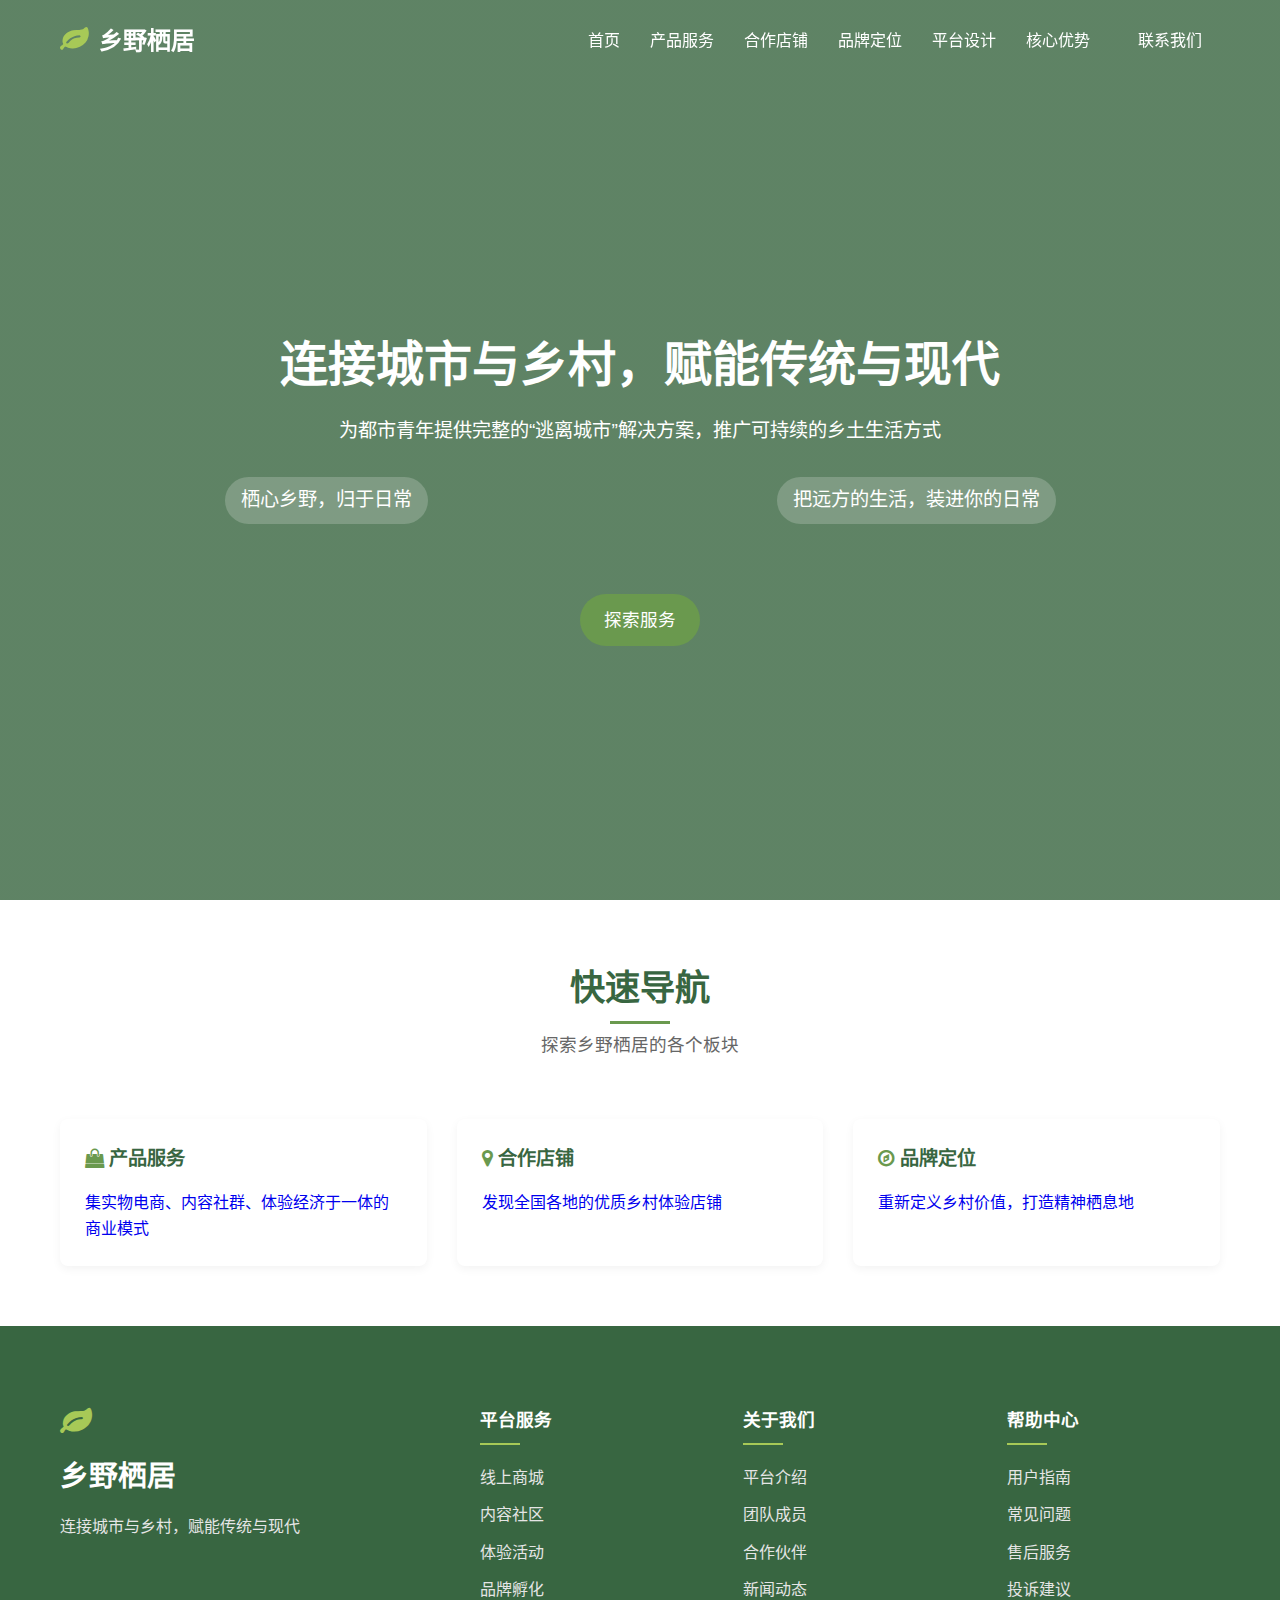
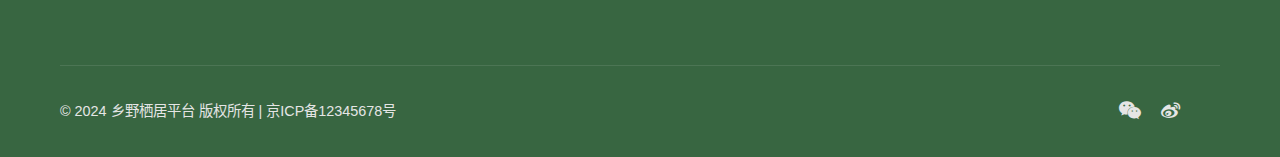
<file: index.html>
<!DOCTYPE html>
<html lang="zh-CN">
<head>
    <meta charset="UTF-8">
    <meta name="viewport" content="width=device-width, initial-scale=1.0">
    <title>乡野栖居 - 连接城市与乡村的生活平台</title>
    <link rel="stylesheet" href="style.css">
    <link rel="stylesheet" href="https://cdn.jsdelivr.net/npm/font-awesome@4.7.0/css/font-awesome.min.css">
</head>
<body>
    <!-- 导航栏 -->
    <div id="navbar-container"></div>

    <!-- 英雄区 -->
    <section class="hero">
        <div class="container">
            <h1>连接城市与乡村，赋能传统与现代</h1>
            <p>为都市青年提供完整的“逃离城市”解决方案，推广可持续的乡土生活方式</p>
            <div class="slogan-group">
                <p class="slogan">栖心乡野，归于日常</p>
                <p class="slogan">把远方的生活，装进你的日常</p>
            </div>
            <a href="product.html" class="btn primary-btn">探索服务</a>
        </div>
    </section>

    <!-- 快速链接 -->
    <section class="product-service" style="padding: 60px 0;">
        <div class="container">
            <div class="section-header">
                <h2>快速导航</h2>
                <p>探索乡野栖居的各个板块</p>
            </div>
            <div class="product-grid">
                <a href="product.html" class="product-item" style="text-decoration: none;">
                    <h4><i class="fa fa-shopping-bag" style="color: #6a994e;"></i> 产品服务</h4>
                    <p>集实物电商、内容社群、体验经济于一体的商业模式</p>
                </a>
                <a href="stores.html" class="product-item" style="text-decoration: none;">
                    <h4><i class="fa fa-map-marker" style="color: #6a994e;"></i> 合作店铺</h4>
                    <p>发现全国各地的优质乡村体验店铺</p>
                </a>
                <a href="positioning.html" class="product-item" style="text-decoration: none;">
                    <h4><i class="fa fa-compass" style="color: #6a994e;"></i> 品牌定位</h4>
                    <p>重新定义乡村价值，打造精神栖息地</p>
                </a>
            </div>
        </div>
    </section>

    <!-- 页脚 -->
    <div id="footer-container"></div>

    <!-- 返回顶部按钮 -->
    <button class="back-to-top">
        <i class="fa fa-arrow-up"></i>
    </button>

    <!-- JavaScript -->
    <script>
        // 加载导航栏和页脚
        document.addEventListener('DOMContentLoaded', function() {
            fetch('navbar.html')
                .then(response => response.text())
                .then(data => {
                    document.getElementById('navbar-container').innerHTML = data;
                    initNavbar();
                });
                
            fetch('footer.html')
                .then(response => response.text())
                .then(data => {
                    document.getElementById('footer-container').innerHTML = data;
                });
        });

        // 导航栏功能初始化
        function initNavbar() {
            // 导航栏滚动效果
            window.addEventListener('scroll', function() {
                const navbar = document.querySelector('.navbar');
                const backToTop = document.querySelector('.back-to-top');
                
                if (window.scrollY > 50) {
                    navbar.classList.add('scrolled');
                    backToTop.classList.add('show');
                } else {
                    navbar.classList.remove('scrolled');
                    backToTop.classList.remove('show');
                }
            });

            // 返回顶部功能
            document.querySelector('.back-to-top').addEventListener('click', function() {
                window.scrollTo({
                    top: 0,
                    behavior: 'smooth'
                });
            });

            // 导航菜单点击跳转
            document.querySelectorAll('.nav-menu a').forEach(link => {
                link.addEventListener('click', function(e) {
                    // 对于锚点链接不阻止默认行为
                    if(this.getAttribute('href').startsWith('#')) return;
                    
                    // 为当前页面添加活跃状态
                    document.querySelectorAll('.nav-menu a').forEach(item => {
                        const currentPage = window.location.pathname.split('/').pop();
                        const linkPage = item.getAttribute('href');
                        
                        if (currentPage === linkPage) {
                            item.classList.add('active');
                        } else {
                            item.classList.remove('active');
                        }
                    });
                });
            });

            // 移动端菜单切换
            document.querySelector('.mobile-menu').addEventListener('click', function() {
                const navMenu = document.querySelector('.nav-menu');
                navMenu.classList.toggle('show');
            });
        }
    </script>
</body>
</html>
</file>
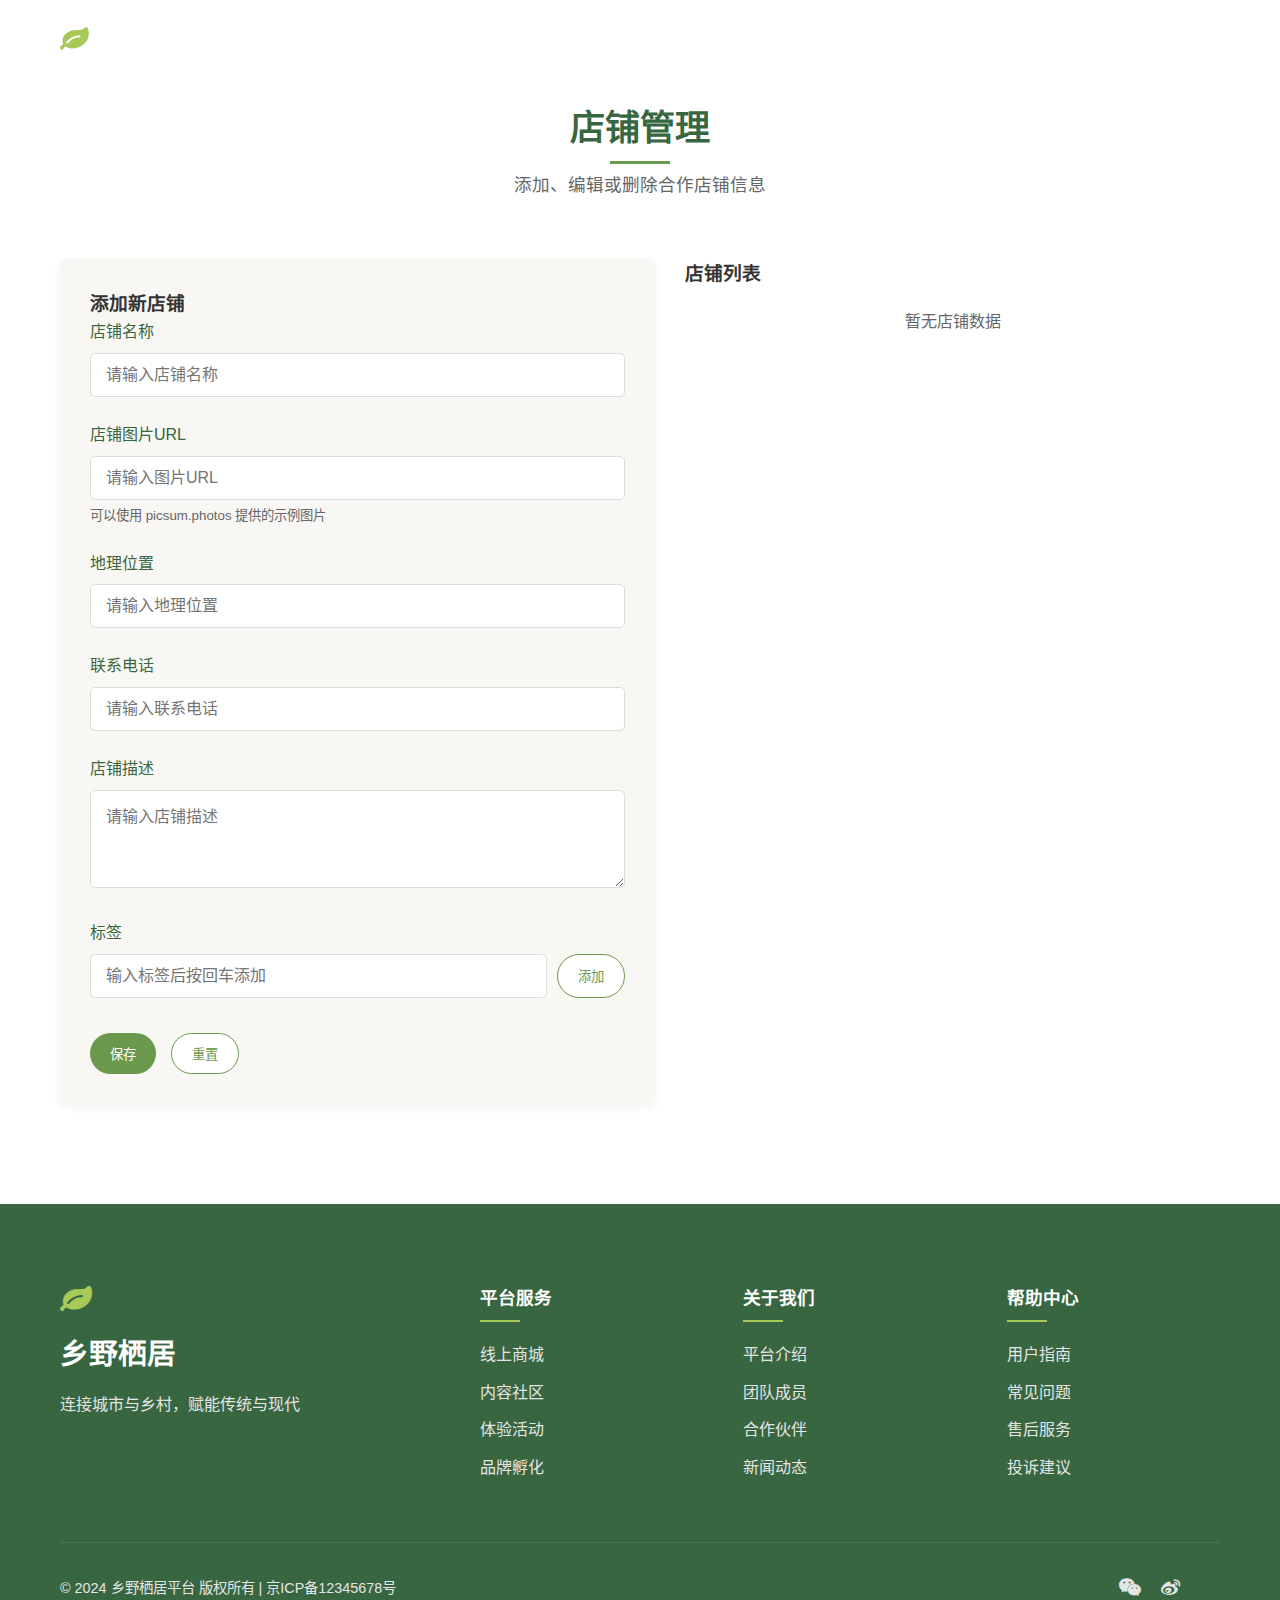
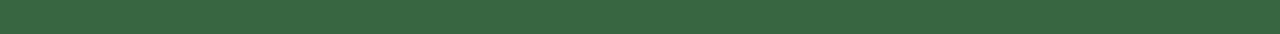
<file: admin.html>
<!DOCTYPE html>
<html lang="zh-CN">
<head>
    <meta charset="UTF-8">
    <meta name="viewport" content="width=device-width, initial-scale=1.0">
    <title>店铺管理 - 乡野栖居</title>
    <link rel="stylesheet" href="style.css">
    <link rel="stylesheet" href="https://cdn.jsdelivr.net/npm/font-awesome@4.7.0/css/font-awesome.min.css">
    <style>
        .admin-container {
            display: flex;
            flex-wrap: wrap;
            gap: 30px;
        }
        
        .admin-form {
            flex: 1;
            min-width: 300px;
            background-color: #f9f7f3;
            padding: 30px;
            border-radius: 8px;
            box-shadow: 0 3px 10px rgba(0, 0, 0, 0.05);
        }
        
        .admin-list {
            flex: 1;
            min-width: 300px;
        }
        
        .form-actions {
            display: flex;
            gap: 15px;
            margin-top: 20px;
        }
        
        .store-item {
            display: flex;
            justify-content: space-between;
            align-items: center;
            padding: 15px;
            background-color: #fff;
            border-radius: 8px;
            margin-bottom: 15px;
            box-shadow: 0 3px 10px rgba(0, 0, 0, 0.05);
        }
        
        .store-item-info {
            flex: 1;
        }
        
        .store-item-name {
            font-weight: 500;
            color: #386641;
        }
        
        .store-item-location {
            font-size: 0.9rem;
            color: #666;
        }
        
        .store-item-actions {
            display: flex;
            gap: 10px;
        }
        
        .action-btn {
            background: none;
            border: none;
            cursor: pointer;
            font-size: 1rem;
            transition: color 0.3s ease;
        }
        
        .edit-btn {
            color: #3498db;
        }
        
        .delete-btn {
            color: #e74c3c;
        }
        
        .edit-btn:hover, .delete-btn:hover {
            opacity: 0.8;
        }
        
        .tag-input-group {
            display: flex;
            gap: 10px;
            margin-bottom: 10px;
        }
        
        .tag-input {
            flex: 1;
        }
        
        .added-tags {
            display: flex;
            flex-wrap: wrap;
            gap: 8px;
            margin: 10px 0 20px;
        }
        
        .added-tag {
            background-color: #f0f7e8;
            color: #6a994e;
            padding: 3px 10px;
            border-radius: 12px;
            font-size: 0.8rem;
            display: flex;
            align-items: center;
            gap: 5px;
        }
        
        .remove-tag {
            cursor: pointer;
            font-size: 0.7rem;
        }
    </style>
</head>
<body>
    <!-- 导航栏 -->
    <div id="navbar-container"></div>

    <!-- 管理员页面 -->
    <section class="product-service">
        <div class="container">
            <div class="section-header">
                <h2>店铺管理</h2>
                <p>添加、编辑或删除合作店铺信息</p>
            </div>
            
            <div class="admin-container">
                <div class="admin-form">
                    <h3 id="formTitle">添加新店铺</h3>
                    <form id="storeForm">
                        <input type="hidden" id="storeId">
                        
                        <div class="form-group">
                            <label for="name">店铺名称</label>
                            <input type="text" id="name" placeholder="请输入店铺名称" required>
                        </div>
                        
                        <div class="form-group">
                            <label for="image">店铺图片URL</label>
                            <input type="text" id="image" placeholder="请输入图片URL" required>
                            <small style="color: #666; display: block; margin-top: 5px;">可以使用 picsum.photos 提供的示例图片</small>
                        </div>
                        
                        <div class="form-group">
                            <label for="location">地理位置</label>
                            <input type="text" id="location" placeholder="请输入地理位置" required>
                        </div>
                        
                        <div class="form-group">
                            <label for="contact">联系电话</label>
                            <input type="tel" id="contact" placeholder="请输入联系电话" required>
                        </div>
                        
                        <div class="form-group">
                            <label for="description">店铺描述</label>
                            <textarea id="description" rows="4" placeholder="请输入店铺描述" required></textarea>
                        </div>
                        
                        <div class="form-group">
                            <label>标签</label>
                            <div class="tag-input-group">
                                <input type="text" id="tagInput" class="tag-input" placeholder="输入标签后按回车添加">
                                <button type="button" class="btn secondary-btn" onclick="addTag()">添加</button>
                            </div>
                            <div class="added-tags" id="addedTags"></div>
                            <input type="hidden" id="tagsInput">
                        </div>
                        
                        <div class="form-actions">
                            <button type="submit" class="btn primary-btn">保存</button>
                            <button type="button" class="btn secondary-btn" onclick="resetForm()">重置</button>
                        </div>
                    </form>
                </div>
                
                <div class="admin-list">
                    <h3>店铺列表</h3>
                    <div id="storeList">
                        <!-- 店铺列表将通过JS动态加载 -->
                    </div>
                </div>
            </div>
        </div>
    </section>

    <!-- 页脚 -->
    <div id="footer-container"></div>

    <!-- 返回顶部按钮 -->
    <button class="back-to-top">
        <i class="fa fa-arrow-up"></i>
    </button>

    <!-- JavaScript -->
    <script>
        let currentTags = [];
        
        // 加载导航栏和页脚
        document.addEventListener('DOMContentLoaded', function() {
            fetch('navbar.html')
                .then(response => response.text())
                .then(data => {
                    document.getElementById('navbar-container').innerHTML = data;
                    initNavbar();
                });
                
            fetch('footer.html')
                .then(response => response.text())
                .then(data => {
                    document.getElementById('footer-container').innerHTML = data;
                });
                
            // 加载店铺数据
            loadStores();
            
            // 标签输入框回车事件
            document.getElementById('tagInput').addEventListener('keypress', function(e) {
                if (e.key === 'Enter') {
                    e.preventDefault();
                    addTag();
                }
            });
            
            // 表单提交事件
            document.getElementById('storeForm').addEventListener('submit', function(e) {
                e.preventDefault();
                saveStore();
            });
        });

        // 加载店铺数据
        function loadStores() {
            let stores = JSON.parse(localStorage.getItem('stores')) || [];
            renderStoreList(stores);
        }

        // 渲染店铺列表
        function renderStoreList(stores) {
            const storeList = document.getElementById('storeList');
            storeList.innerHTML = '';
            
            if (stores.length === 0) {
                storeList.innerHTML = '<p style="text-align: center; padding: 20px; color: #666;">暂无店铺数据</p>';
                return;
            }
            
            stores.forEach(store => {
                const storeItem = document.createElement('div');
                storeItem.className = 'store-item';
                
                storeItem.innerHTML = `
                    <div class="store-item-info">
                        <div class="store-item-name">${store.name}</div>
                        <div class="store-item-location">${store.location}</div>
                    </div>
                    <div class="store-item-actions">
                        <button class="action-btn edit-btn" onclick="editStore(${store.id})">
                            <i class="fa fa-pencil"></i>
                        </button>
                        <button class="action-btn delete-btn" onclick="deleteStore(${store.id})">
                            <i class="fa fa-trash"></i>
                        </button>
                    </div>
                `;
                
                storeList.appendChild(storeItem);
            });
        }

        // 添加标签
        function addTag() {
            const tagInput = document.getElementById('tagInput');
            const tag = tagInput.value.trim();
            
            if (tag && !currentTags.includes(tag)) {
                currentTags.push(tag);
                updateTagsDisplay();
                tagInput.value = '';
            }
        }

        // 更新标签显示
        function updateTagsDisplay() {
            const addedTags = document.getElementById('addedTags');
            addedTags.innerHTML = '';
            
            currentTags.forEach((tag, index) => {
                const tagElement = document.createElement('div');
                tagElement.className = 'added-tag';
                tagElement.innerHTML = `
                    ${tag}
                    <span class="remove-tag" onclick="removeTag(${index})">×</span>
                `;
                addedTags.appendChild(tagElement);
            });
            
            // 更新隐藏输入框的值
            document.getElementById('tagsInput').value = currentTags.join(',');
        }

        // 移除标签
        function removeTag(index) {
            currentTags.splice(index, 1);
            updateTagsDisplay();
        }

        // 保存店铺
        function saveStore() {
            const id = document.getElementById('storeId').value;
            const name = document.getElementById('name').value;
            const image = document.getElementById('image').value;
            const location = document.getElementById('location').value;
            const contact = document.getElementById('contact').value;
            const description = document.getElementById('description').value;
            const tags = currentTags;
            
            let stores = JSON.parse(localStorage.getItem('stores')) || [];
            
            if (id) {
                // 编辑现有店铺
                const index = stores.findIndex(store => store.id === parseInt(id));
                if (index !== -1) {
                    stores[index] = {
                        ...stores[index],
                        name,
                        image,
                        location,
                        contact,
                        description,
                        tags
                    };
                }
            } else {
                // 添加新店铺
                const newId = stores.length > 0 ? Math.max(...stores.map(s => s.id)) + 1 : 1;
                stores.push({
                    id: newId,
                    name,
                    image,
                    location,
                    contact,
                    description,
                    tags
                });
            }
            
            // 保存到本地存储
            localStorage.setItem('stores', JSON.stringify(stores));
            
            // 重新加载店铺列表
            loadStores();
            
            // 重置表单
            resetForm();
            
            // 显示成功消息
            alert(id ? '店铺更新成功' : '店铺添加成功');
        }

        // 编辑店铺
        function editStore(id) {
            const stores = JSON.parse(localStorage.getItem('stores')) || [];
            const store = stores.find(s => s.id === id);
            
            if (store) {
                document.getElementById('formTitle').textContent = '编辑店铺';
                document.getElementById('storeId').value = store.id;
                document.getElementById('name').value = store.name;
                document.getElementById('image').value = store.image;
                document.getElementById('location').value = store.location;
                document.getElementById('contact').value = store.contact;
                document.getElementById('description').value = store.description;
                
                // 处理标签
                currentTags = [...store.tags];
                updateTagsDisplay();
                
                // 滚动到表单
                document.querySelector('.admin-form').scrollIntoView({ behavior: 'smooth' });
            }
        }

        // 删除店铺
        function deleteStore(id) {
            if (confirm('确定要删除这个店铺吗？')) {
                let stores = JSON.parse(localStorage.getItem('stores')) || [];
                stores = stores.filter(store => store.id !== id);
                
                // 保存到本地存储
                localStorage.setItem('stores', JSON.stringify(stores));
                
                // 重新加载店铺列表
                loadStores();
            }
        }

        // 重置表单
        function resetForm() {
            document.getElementById('formTitle').textContent = '添加新店铺';
            document.getElementById('storeForm').reset();
            document.getElementById('storeId').value = '';
            currentTags = [];
            updateTagsDisplay();
        }

        // 导航栏功能初始化
        function initNavbar() {
            // 导航栏滚动效果
            window.addEventListener('scroll', function() {
                const navbar = document.querySelector('.navbar');
                const backToTop = document.querySelector('.back-to-top');
                
                if (window.scrollY > 50) {
                    navbar.classList.add('scrolled');
                    backToTop.classList.add('show');
                } else {
                    navbar.classList.remove('scrolled');
                    backToTop.classList.remove('show');
                }
            });

            // 返回顶部功能
            document.querySelector('.back-to-top').addEventListener('click', function() {
                window.scrollTo({
                    top: 0,
                    behavior: 'smooth'
                });
            });

            // 导航菜单点击跳转
            document.querySelectorAll('.nav-menu a').forEach(link => {
                link.addEventListener('click', function(e) {
                    // 为当前页面添加活跃状态
                    document.querySelectorAll('.nav-menu a').forEach(item => {
                        const currentPage = window.location.pathname.split('/').pop();
                        const linkPage = item.getAttribute('href');
                        
                        if (currentPage === linkPage) {
                            item.classList.add('active');
                        } else {
                            item.classList.remove('active');
                        }
                    });
                });
            });

            // 移动端菜单切换
            document.querySelector('.mobile-menu').addEventListener('click', function() {
                const navMenu = document.querySelector('.nav-menu');
                navMenu.classList.toggle('show');
            });
        }
    </script>
</body>
</html>
</file>
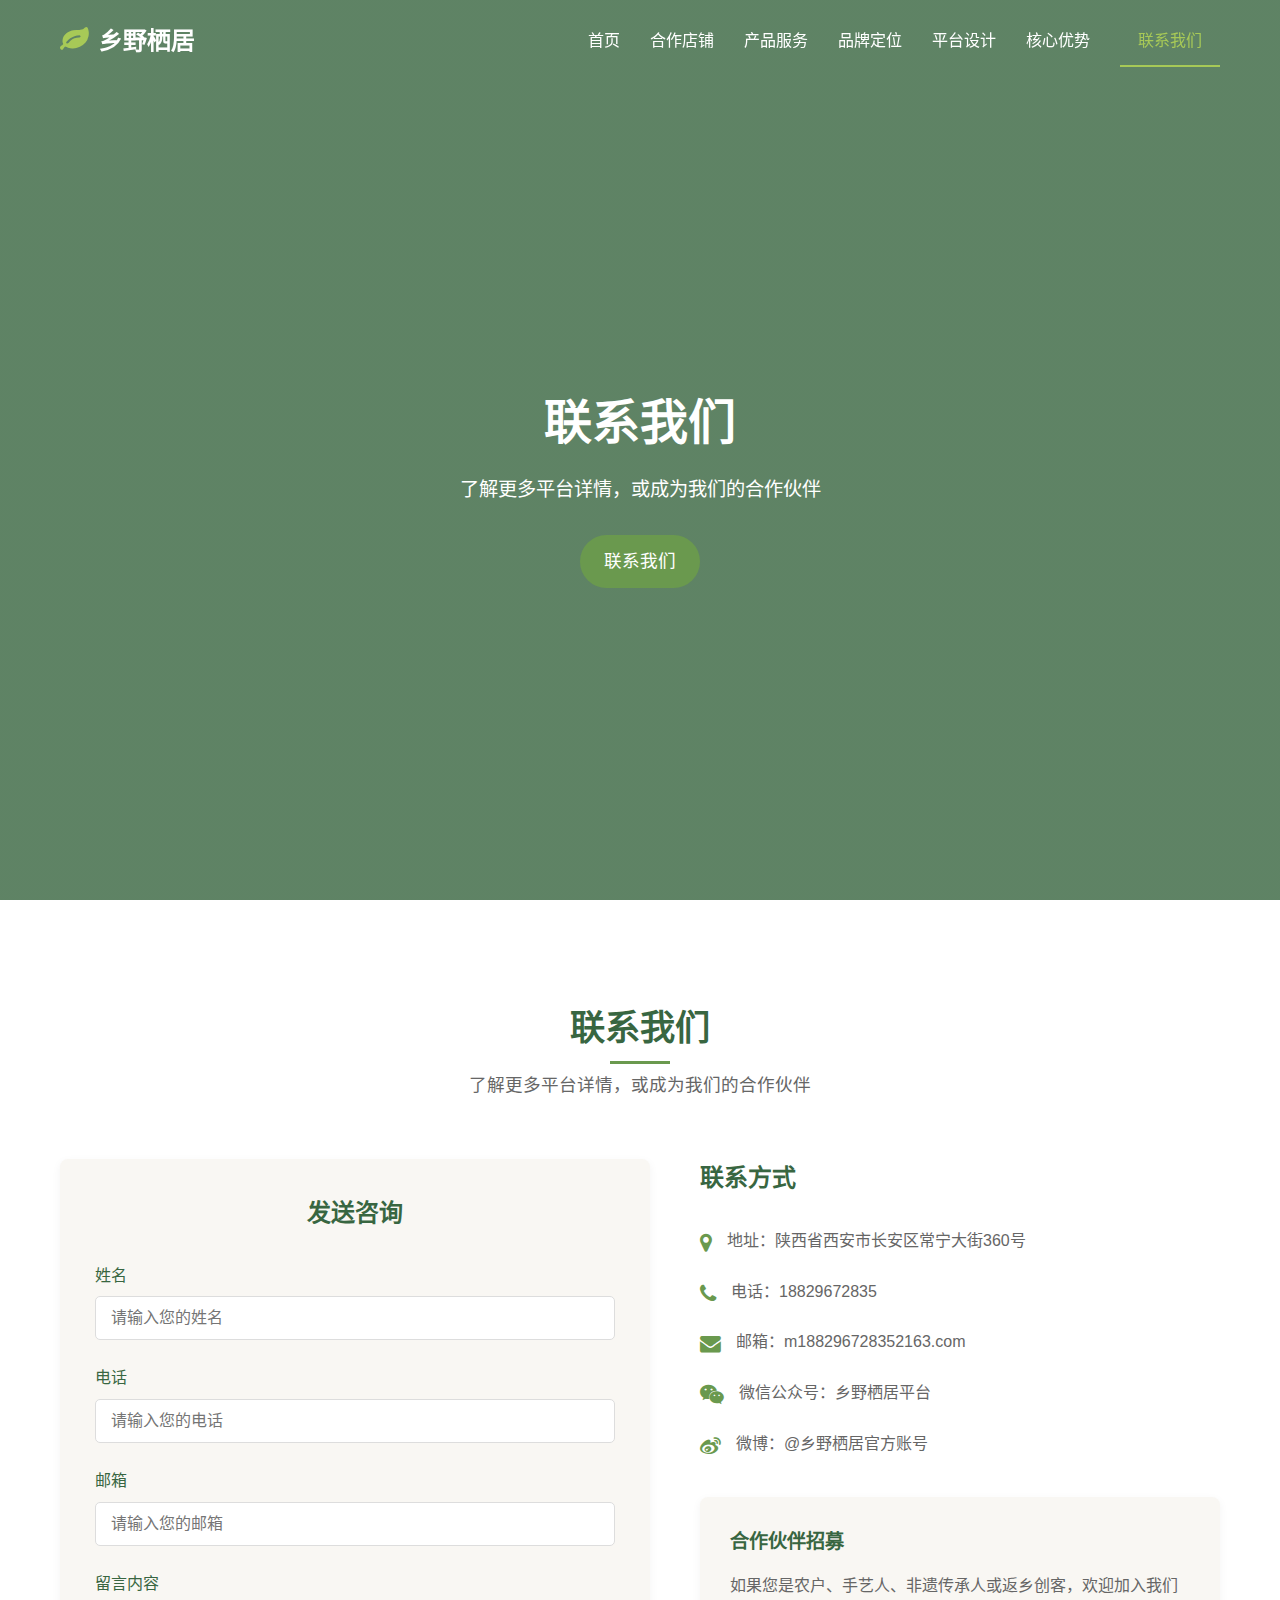
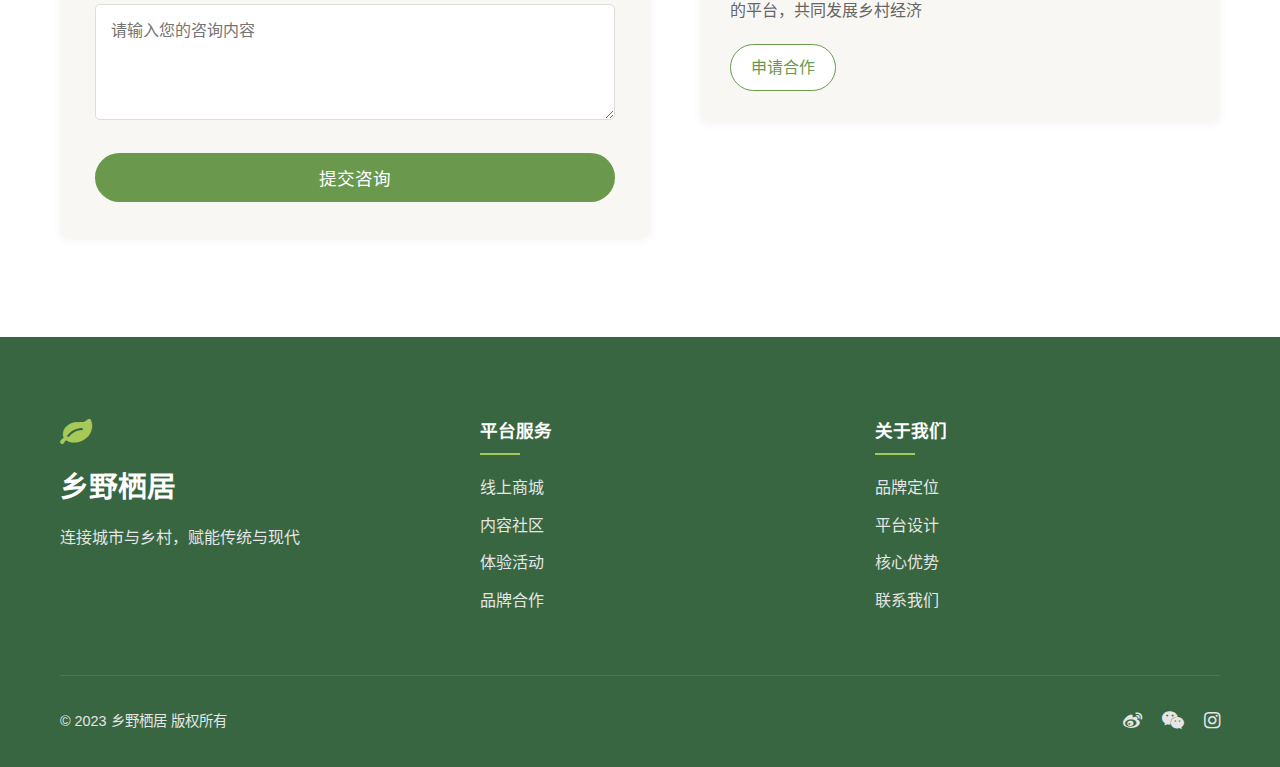
<file: contact.html>
<!DOCTYPE html>
<html lang="zh-CN">
<head>
    <meta charset="UTF-8">
    <meta name="viewport" content="width=device-width, initial-scale=1.0">
    <title>乡野栖居 - 联系我们</title>
    <link rel="stylesheet" href="style.css">
    <link rel="stylesheet" href="https://cdn.jsdelivr.net/npm/font-awesome@4.7.0/css/font-awesome.min.css">
</head>
<body>
    <!-- 导航栏 -->
    <nav class="navbar">
        <div class="container">
            <div class="logo">
                <i class="fa fa-leaf"></i>
                <span>乡野栖居</span>
            </div>
            <ul class="nav-menu">
                <li><a href="index.html">首页</a></li>
                <li><a href="stores.html">合作店铺</a></li>
                <li><a href="index.html#product">产品服务</a></li>
                <li><a href="brand-positioning.html">品牌定位</a></li>
                <li><a href="platform-design.html">平台设计</a></li>
                <li><a href="core-advantage.html">核心优势</a></li>
                <li><a href="contact.html" class="btn active">联系我们</a></li>
            </ul>
            <div class="mobile-menu">
                <i class="fa fa-bars"></i>
            </div>
        </div>
    </nav>

    <!-- 英雄区 -->
    <section class="hero">
        <div class="container">
            <h1>联系我们</h1>
            <p>了解更多平台详情，或成为我们的合作伙伴</p>
            <a href="#contact" class="btn primary-btn">联系我们</a>
        </div>
    </section>

    <!-- 联系我们 -->
    <section id="contact" class="contact-us">
        <div class="container">
            <div class="section-header">
                <h2>联系我们</h2>
                <p>了解更多平台详情，或成为我们的合作伙伴</p>
            </div>
            <div class="contact-content">
                <div class="contact-form">
                    <h3>发送咨询</h3>
                    <form>
                        <div class="form-group">
                            <label for="name">姓名</label>
                            <input type="text" id="name" placeholder="请输入您的姓名">
                        </div>
                        <div class="form-group">
                            <label for="phone">电话</label>
                            <input type="tel" id="phone" placeholder="请输入您的电话">
                        </div>
                        <div class="form-group">
                            <label for="email">邮箱</label>
                            <input type="email" id="email" placeholder="请输入您的邮箱">
                        </div>
                        <div class="form-group">
                            <label for="message">留言内容</label>
                            <textarea id="message" rows="5" placeholder="请输入您的咨询内容"></textarea>
                        </div>
                        <button type="submit" class="btn primary-btn">提交咨询</button>
                    </form>
                </div>
                <div class="contact-info">
                    <h3>联系方式</h3>
                    <div class="info-item">
                        <i class="fa fa-map-marker"></i>
                        <p>地址：陕西省西安市长安区常宁大街360号</p>
                    </div>
                    <div class="info-item">
                        <i class="fa fa-phone"></i>
                        <p>电话：18829672835</p>
                    </div>
                    <div class="info-item">
                        <i class="fa fa-envelope"></i>
                        <p>邮箱：m188296728352163.com</p>
                    </div>
                    <div class="info-item">
                        <i class="fa fa-weixin"></i>
                        <p>微信公众号：乡野栖居平台</p>
                    </div>
                    <div class="info-item">
                        <i class="fa fa-weibo"></i>
                        <p>微博：@乡野栖居官方账号</p>
                    </div>
                    <div class="partner-call">
                        <h4>合作伙伴招募</h4>
                        <p>如果您是农户、手艺人、非遗传承人或返乡创客，欢迎加入我们的平台，共同发展乡村经济</p>
                        <a href="#" class="btn secondary-btn">申请合作</a>
                    </div>
                </div>
            </div>
        </div>
    </section>

    <!-- 页脚 -->
    <footer class="footer">
        <div class="container">
            <div class="footer-top">
                <div class="footer-logo">
                    <i class="fa fa-leaf"></i>
                    <span>乡野栖居</span>
                    <p>连接城市与乡村，赋能传统与现代</p>
                </div>
                <div class="footer-links">
                    <div class="link-group">
                        <h4>平台服务</h4>
                        <ul>
                            <li><a href="#">线上商城</a></li>
                            <li><a href="#">内容社区</a></li>
                            <li><a href="#">体验活动</a></li>
                            <li><a href="#">品牌合作</a></li>
                        </ul>
                    </div>
                    <div class="link-group">
                        <h4>关于我们</h4>
                        <ul>
                            <li><a href="brand-positioning.html">品牌定位</a></li>
                            <li><a href="platform-design.html">平台设计</a></li>
                            <li><a href="core-advantage.html">核心优势</a></li>
                            <li><a href="contact.html">联系我们</a></li>
                        </ul>
                    </div>
                </div>
            </div>
            <div class="footer-bottom">
                <div class="copyright">
                    &copy; 2023 乡野栖居 版权所有
                </div>
                <div class="social-icons">
                    <a href="#"><i class="fa fa-weibo"></i></a>
                    <a href="#"><i class="fa fa-weixin"></i></a>
                    <a href="#"><i class="fa fa-instagram"></i></a>
                </div>
            </div>
        </div>
    </footer>

    <!-- 返回顶部按钮 -->
    <button class="back-to-top">
        <i class="fa fa-arrow-up"></i>
    </button>

    <script>
        // 导航栏滚动效果
        window.addEventListener('scroll', function() {
            const navbar = document.querySelector('.navbar');
            const backToTop = document.querySelector('.back-to-top');
            
            if (window.scrollY > 50) {
                navbar.classList.add('scrolled');
                backToTop.classList.add('show');
            } else {
                navbar.classList.remove('scrolled');
                backToTop.classList.remove('show');
            }
        });

        // 返回顶部功能
        document.querySelector('.back-to-top').addEventListener('click', function() {
            window.scrollTo({
                top: 0,
                behavior: 'smooth'
            });
        });

        // 移动端菜单
        document.querySelector('.mobile-menu').addEventListener('click', function() {
            document.querySelector('.nav-menu').classList.toggle('show');
        });
    </script>
</body>
</html>
</file>
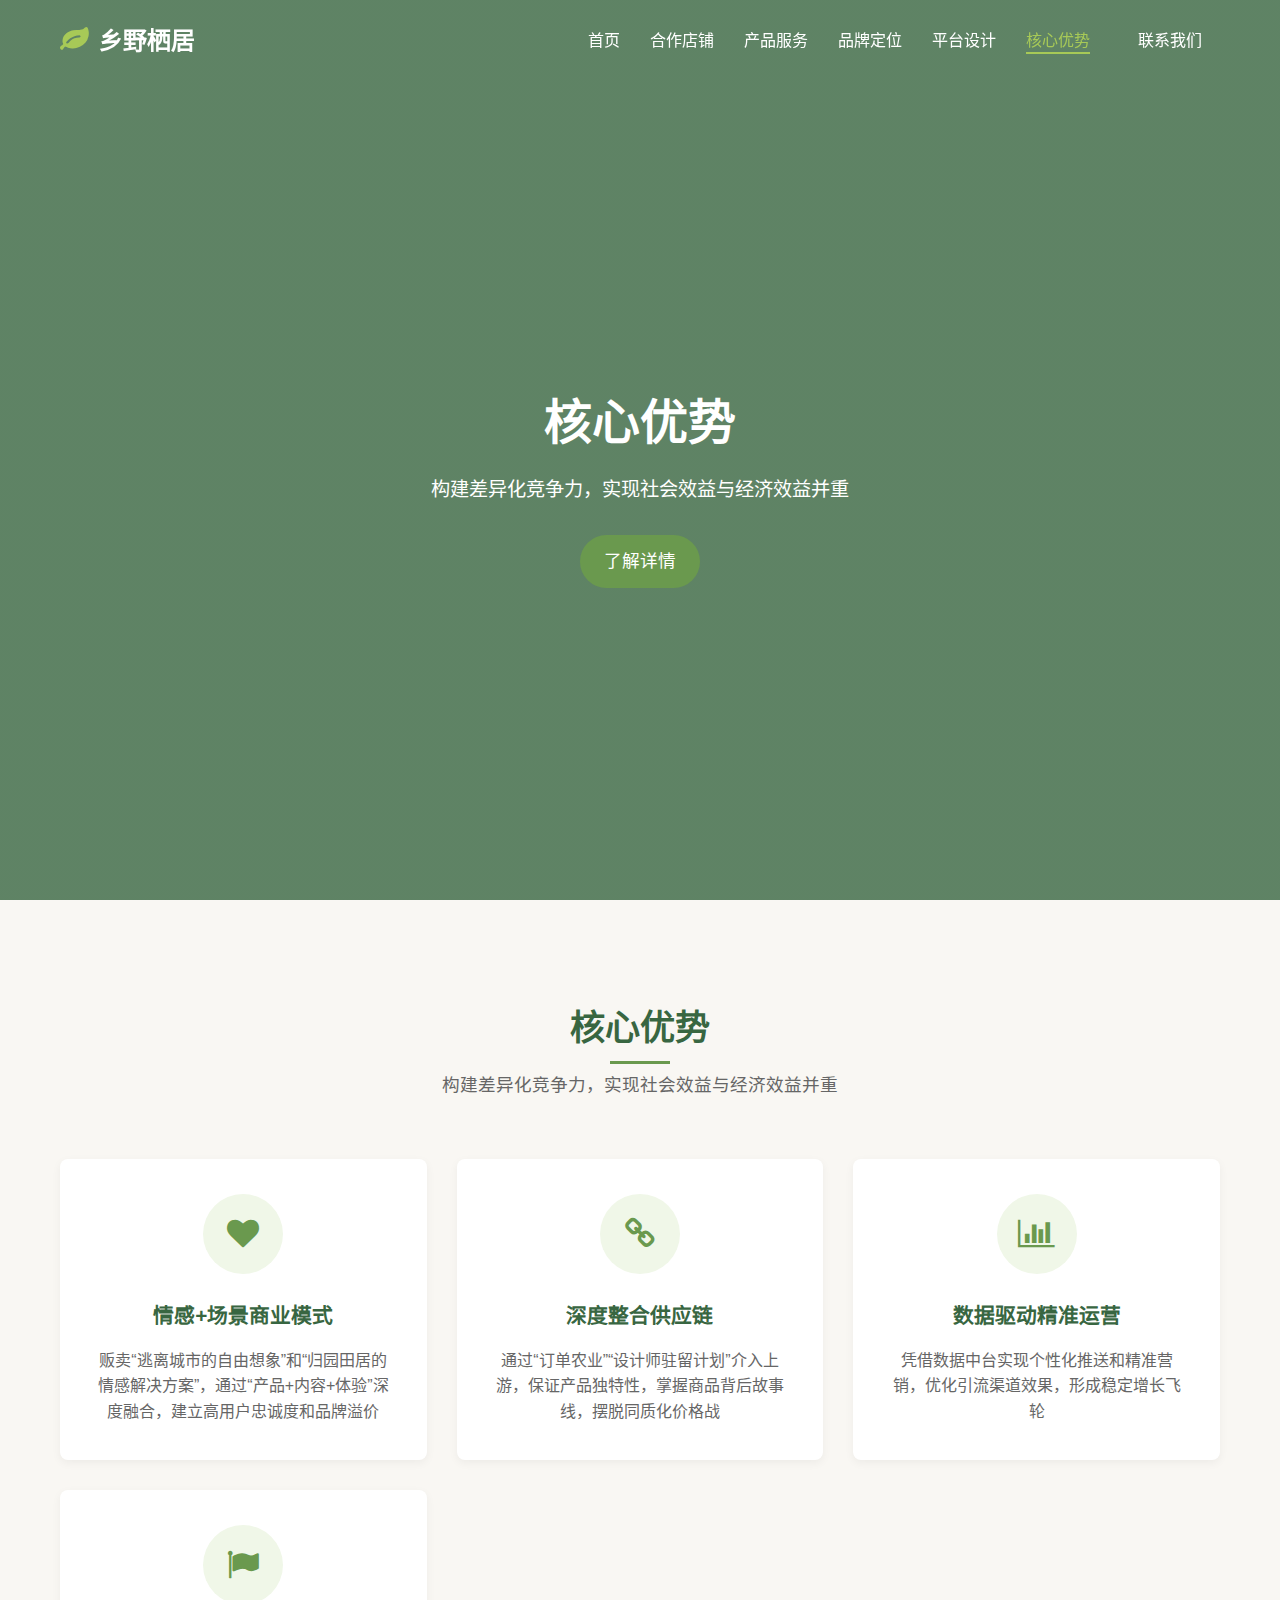
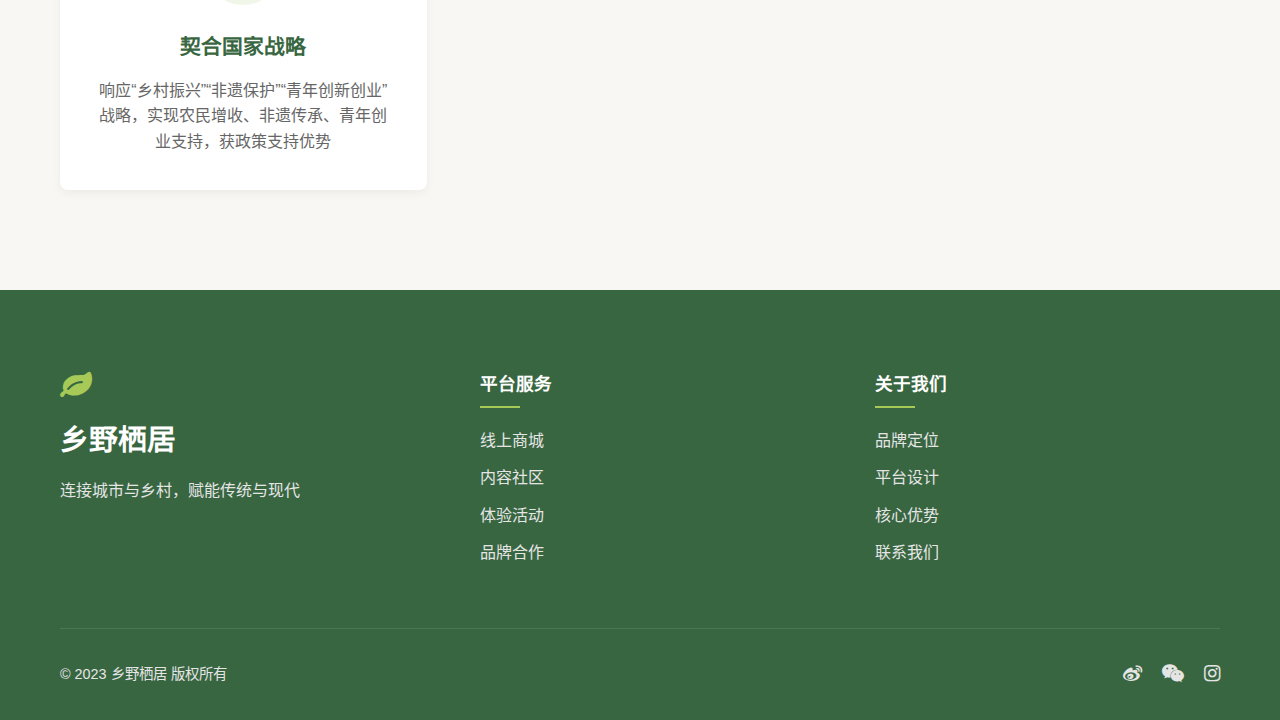
<file: core-advantage.html>
<!DOCTYPE html>
<html lang="zh-CN">
<head>
    <meta charset="UTF-8">
    <meta name="viewport" content="width=device-width, initial-scale=1.0">
    <title>乡野栖居 - 核心优势</title>
    <link rel="stylesheet" href="style.css">
    <link rel="stylesheet" href="https://cdn.jsdelivr.net/npm/font-awesome@4.7.0/css/font-awesome.min.css">
</head>
<body>
    <!-- 导航栏 -->
    <nav class="navbar">
        <div class="container">
            <div class="logo">
                <i class="fa fa-leaf"></i>
                <span>乡野栖居</span>
            </div>
            <ul class="nav-menu">
                <li><a href="index.html">首页</a></li>
                <li><a href="stores.html">合作店铺</a></li>
                <li><a href="index.html#product">产品服务</a></li>
                <li><a href="brand-positioning.html">品牌定位</a></li>
                <li><a href="platform-design.html">平台设计</a></li>
                <li><a href="core-advantage.html" class="active">核心优势</a></li>
                <li><a href="contact.html" class="btn">联系我们</a></li>
            </ul>
            <div class="mobile-menu">
                <i class="fa fa-bars"></i>
            </div>
        </div>
    </nav>

    <!-- 英雄区 -->
    <section class="hero">
        <div class="container">
            <h1>核心优势</h1>
            <p>构建差异化竞争力，实现社会效益与经济效益并重</p>
            <a href="#advantage" class="btn primary-btn">了解详情</a>
        </div>
    </section>

    <!-- 核心优势模块 -->
    <section id="advantage" class="core-advantage">
        <div class="container">
            <div class="section-header">
                <h2>核心优势</h2>
                <p>构建差异化竞争力，实现社会效益与经济效益并重</p>
            </div>
            <div class="advantage-grid">
                <div class="advantage-item">
                    <div class="advantage-icon">
                        <i class="fa fa-heart"></i>
                    </div>
                    <h3>情感+场景商业模式</h3>
                    <p>贩卖“逃离城市的自由想象”和“归园田居的情感解决方案”，通过“产品+内容+体验”深度融合，建立高用户忠诚度和品牌溢价</p>
                </div>
                <div class="advantage-item">
                    <div class="advantage-icon">
                        <i class="fa fa-link"></i>
                    </div>
                    <h3>深度整合供应链</h3>
                    <p>通过“订单农业”“设计师驻留计划”介入上游，保证产品独特性，掌握商品背后故事线，摆脱同质化价格战</p>
                </div>
                <div class="advantage-item">
                    <div class="advantage-icon">
                        <i class="fa fa-bar-chart"></i>
                    </div>
                    <h3>数据驱动精准运营</h3>
                    <p>凭借数据中台实现个性化推送和精准营销，优化引流渠道效果，形成稳定增长飞轮</p>
                </div>
                <div class="advantage-item">
                    <div class="advantage-icon">
                        <i class="fa fa-flag"></i>
                    </div>
                    <h3>契合国家战略</h3>
                    <p>响应“乡村振兴”“非遗保护”“青年创新创业”战略，实现农民增收、非遗传承、青年创业支持，获政策支持优势</p>
                </div>
            </div>
        </div>
    </section>

    <!-- 页脚 -->
    <footer class="footer">
        <div class="container">
            <div class="footer-top">
                <div class="footer-logo">
                    <i class="fa fa-leaf"></i>
                    <span>乡野栖居</span>
                    <p>连接城市与乡村，赋能传统与现代</p>
                </div>
                <div class="footer-links">
                    <div class="link-group">
                        <h4>平台服务</h4>
                        <ul>
                            <li><a href="#">线上商城</a></li>
                            <li><a href="#">内容社区</a></li>
                            <li><a href="#">体验活动</a></li>
                            <li><a href="#">品牌合作</a></li>
                        </ul>
                    </div>
                    <div class="link-group">
                        <h4>关于我们</h4>
                        <ul>
                            <li><a href="brand-positioning.html">品牌定位</a></li>
                            <li><a href="platform-design.html">平台设计</a></li>
                            <li><a href="core-advantage.html">核心优势</a></li>
                            <li><a href="contact.html">联系我们</a></li>
                        </ul>
                    </div>
                </div>
            </div>
            <div class="footer-bottom">
                <div class="copyright">
                    &copy; 2023 乡野栖居 版权所有
                </div>
                <div class="social-icons">
                    <a href="#"><i class="fa fa-weibo"></i></a>
                    <a href="#"><i class="fa fa-weixin"></i></a>
                    <a href="#"><i class="fa fa-instagram"></i></a>
                </div>
            </div>
        </div>
    </footer>

    <!-- 返回顶部按钮 -->
    <button class="back-to-top">
        <i class="fa fa-arrow-up"></i>
    </button>

    <script>
        // 导航栏滚动效果
        window.addEventListener('scroll', function() {
            const navbar = document.querySelector('.navbar');
            const backToTop = document.querySelector('.back-to-top');
            
            if (window.scrollY > 50) {
                navbar.classList.add('scrolled');
                backToTop.classList.add('show');
            } else {
                navbar.classList.remove('scrolled');
                backToTop.classList.remove('show');
            }
        });

        // 返回顶部功能
        document.querySelector('.back-to-top').addEventListener('click', function() {
            window.scrollTo({
                top: 0,
                behavior: 'smooth'
            });
        });

        // 移动端菜单
        document.querySelector('.mobile-menu').addEventListener('click', function() {
            document.querySelector('.nav-menu').classList.toggle('show');
        });
    </script>
</body>
</html>
</file>
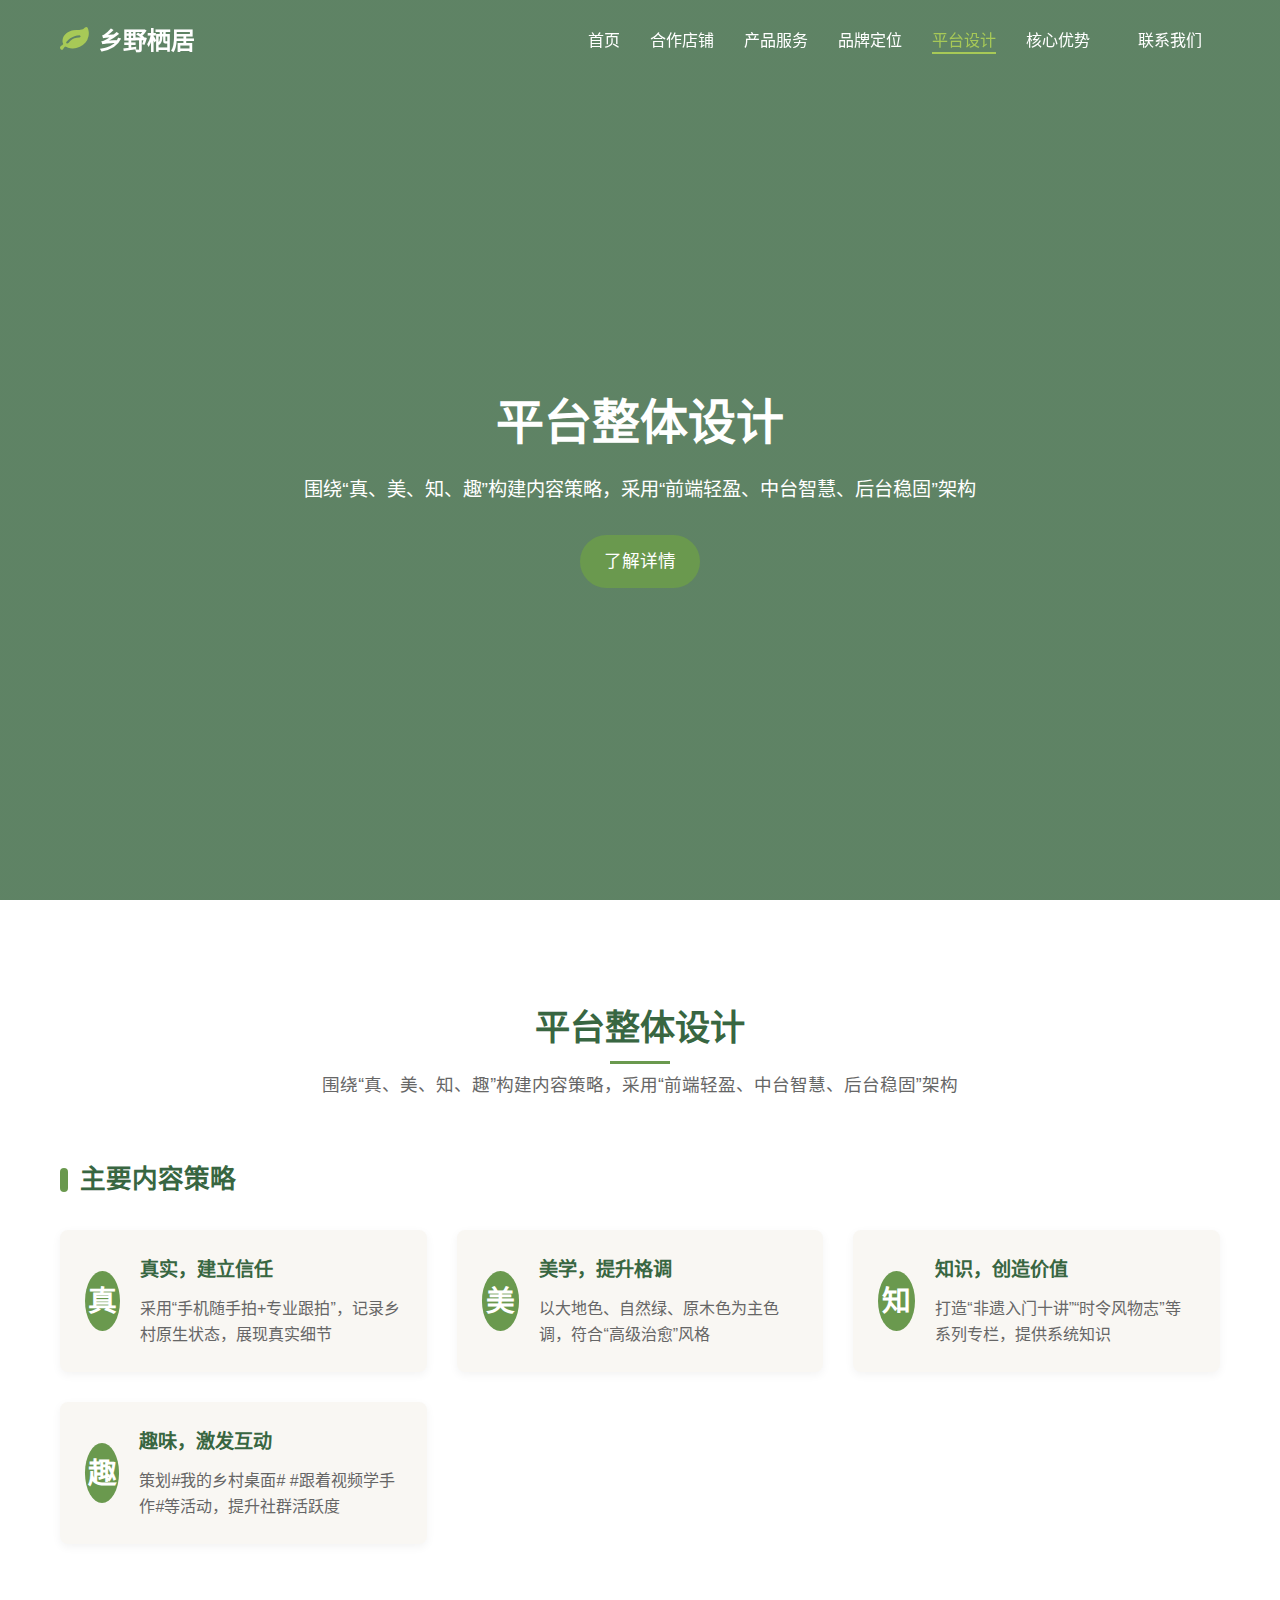
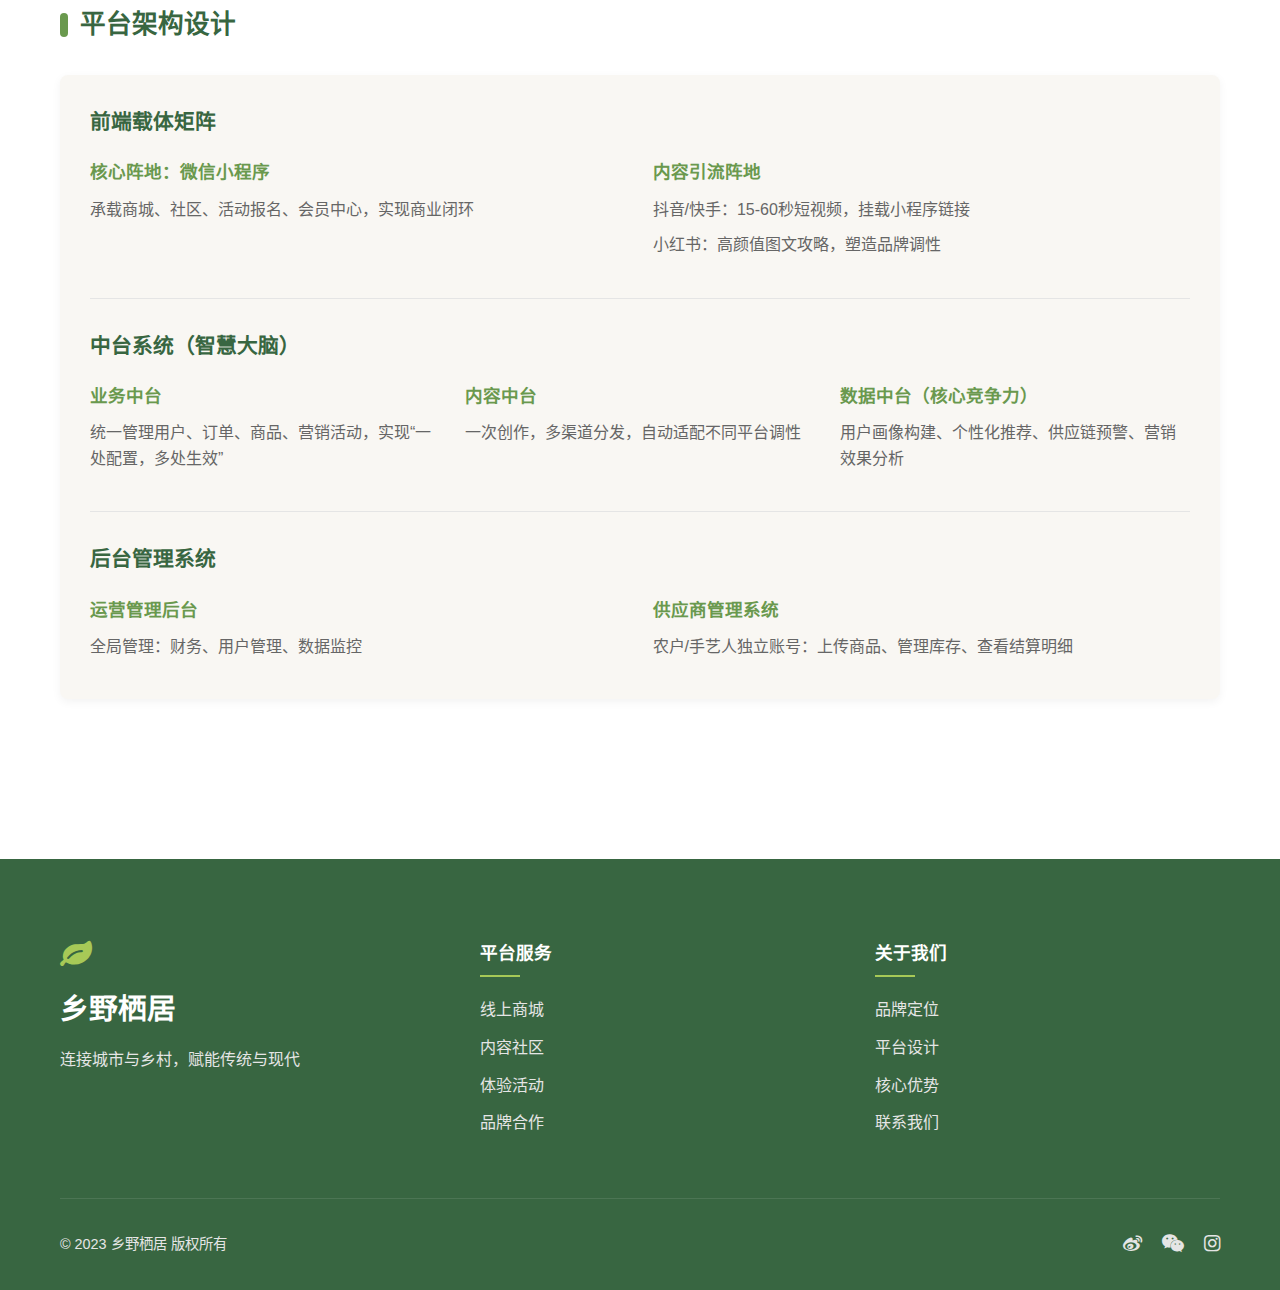
<file: platform-design.html>
<!DOCTYPE html>
<html lang="zh-CN">
<head>
    <meta charset="UTF-8">
    <meta name="viewport" content="width=device-width, initial-scale=1.0">
    <title>乡野栖居 - 平台设计</title>
    <link rel="stylesheet" href="style.css">
    <link rel="stylesheet" href="https://cdn.jsdelivr.net/npm/font-awesome@4.7.0/css/font-awesome.min.css">
</head>
<body>
    <!-- 导航栏 -->
    <nav class="navbar">
        <div class="container">
            <div class="logo">
                <i class="fa fa-leaf"></i>
                <span>乡野栖居</span>
            </div>
            <ul class="nav-menu">
                <li><a href="index.html">首页</a></li>
                <li><a href="stores.html">合作店铺</a></li>
                <li><a href="index.html#product">产品服务</a></li>
                <li><a href="brand-positioning.html">品牌定位</a></li>
                <li><a href="platform-design.html" class="active">平台设计</a></li>
                <li><a href="core-advantage.html">核心优势</a></li>
                <li><a href="contact.html" class="btn">联系我们</a></li>
            </ul>
            <div class="mobile-menu">
                <i class="fa fa-bars"></i>
            </div>
        </div>
    </nav>

    <!-- 英雄区 -->
    <section class="hero">
        <div class="container">
            <h1>平台整体设计</h1>
            <p>围绕“真、美、知、趣”构建内容策略，采用“前端轻盈、中台智慧、后台稳固”架构</p>
            <a href="#design" class="btn primary-btn">了解详情</a>
        </div>
    </section>

    <!-- 平台设计模块 -->
    <section id="design" class="platform-design">
        <div class="container">
            <div class="section-header">
                <h2>平台整体设计</h2>
                <p>围绕“真、美、知、趣”构建内容策略，采用“前端轻盈、中台智慧、后台稳固”架构</p>
            </div>

            <!-- 内容策略 -->
            <div class="design-card">
                <h3>主要内容策略</h3>
                <div class="content-principle">
                    <div class="principle-item">
                        <div class="principle-icon">真</div>
                        <div class="principle-content">
                            <h4>真实，建立信任</h4>
                            <p>采用“手机随手拍+专业跟拍”，记录乡村原生状态，展现真实细节</p>
                        </div>
                    </div>
                    <div class="principle-item">
                        <div class="principle-icon">美</div>
                        <div class="principle-content">
                            <h4>美学，提升格调</h4>
                            <p>以大地色、自然绿、原木色为主色调，符合“高级治愈”风格</p>
                        </div>
                    </div>
                    <div class="principle-item">
                        <div class="principle-icon">知</div>
                        <div class="principle-content">
                            <h4>知识，创造价值</h4>
                            <p>打造“非遗入门十讲”“时令风物志”等系列专栏，提供系统知识</p>
                        </div>
                    </div>
                    <div class="principle-item">
                        <div class="principle-icon">趣</div>
                        <div class="principle-content">
                            <h4>趣味，激发互动</h4>
                            <p>策划#我的乡村桌面# #跟着视频学手作#等活动，提升社群活跃度</p>
                        </div>
                    </div>
                </div>
            </div>

            <!-- 平台架构 -->
            <div class="design-card">
                <h3>平台架构设计</h3>
                <div class="architecture">
                    <!-- 前端载体 -->
                    <div class="arch-layer">
                        <h4>前端载体矩阵</h4>
                        <div class="arch-content">
                            <div class="arch-item">
                                <h5>核心阵地：微信小程序</h5>
                                <p>承载商城、社区、活动报名、会员中心，实现商业闭环</p>
                            </div>
                            <div class="arch-item">
                                <h5>内容引流阵地</h5>
                                <p>抖音/快手：15-60秒短视频，挂载小程序链接</p>
                                <p>小红书：高颜值图文攻略，塑造品牌调性</p>
                            </div>
                        </div>
                    </div>

                    <!-- 中台系统 -->
                    <div class="arch-layer">
                        <h4>中台系统（智慧大脑）</h4>
                        <div class="arch-content">
                            <div class="arch-item">
                                <h5>业务中台</h5>
                                <p>统一管理用户、订单、商品、营销活动，实现“一处配置，多处生效”</p>
                            </div>
                            <div class="arch-item">
                                <h5>内容中台</h5>
                                <p>一次创作，多渠道分发，自动适配不同平台调性</p>
                            </div>
                            <div class="arch-item">
                                <h5>数据中台（核心竞争力）</h5>
                                <p>用户画像构建、个性化推荐、供应链预警、营销效果分析</p>
                            </div>
                        </div>
                    </div>

                    <!-- 后台管理 -->
                    <div class="arch-layer">
                        <h4>后台管理系统</h4>
                        <div class="arch-content">
                            <div class="arch-item">
                                <h5>运营管理后台</h5>
                                <p>全局管理：财务、用户管理、数据监控</p>
                            </div>
                            <div class="arch-item">
                                <h5>供应商管理系统</h5>
                                <p>农户/手艺人独立账号：上传商品、管理库存、查看结算明细</p>
                            </div>
                        </div>
                    </div>
                </div>
            </div>
        </div>
    </section>

    <!-- 页脚 -->
    <footer class="footer">
        <div class="container">
            <div class="footer-top">
                <div class="footer-logo">
                    <i class="fa fa-leaf"></i>
                    <span>乡野栖居</span>
                    <p>连接城市与乡村，赋能传统与现代</p>
                </div>
                <div class="footer-links">
                    <div class="link-group">
                        <h4>平台服务</h4>
                        <ul>
                            <li><a href="#">线上商城</a></li>
                            <li><a href="#">内容社区</a></li>
                            <li><a href="#">体验活动</a></li>
                            <li><a href="#">品牌合作</a></li>
                        </ul>
                    </div>
                    <div class="link-group">
                        <h4>关于我们</h4>
                        <ul>
                            <li><a href="brand-positioning.html">品牌定位</a></li>
                            <li><a href="platform-design.html">平台设计</a></li>
                            <li><a href="core-advantage.html">核心优势</a></li>
                            <li><a href="contact.html">联系我们</a></li>
                        </ul>
                    </div>
                </div>
            </div>
            <div class="footer-bottom">
                <div class="copyright">
                    &copy; 2023 乡野栖居 版权所有
                </div>
                <div class="social-icons">
                    <a href="#"><i class="fa fa-weibo"></i></a>
                    <a href="#"><i class="fa fa-weixin"></i></a>
                    <a href="#"><i class="fa fa-instagram"></i></a>
                </div>
            </div>
        </div>
    </footer>

    <!-- 返回顶部按钮 -->
    <button class="back-to-top">
        <i class="fa fa-arrow-up"></i>
    </button>

    <script>
        // 导航栏滚动效果
        window.addEventListener('scroll', function() {
            const navbar = document.querySelector('.navbar');
            const backToTop = document.querySelector('.back-to-top');
            
            if (window.scrollY > 50) {
                navbar.classList.add('scrolled');
                backToTop.classList.add('show');
            } else {
                navbar.classList.remove('scrolled');
                backToTop.classList.remove('show');
            }
        });

        // 返回顶部功能
        document.querySelector('.back-to-top').addEventListener('click', function() {
            window.scrollTo({
                top: 0,
                behavior: 'smooth'
            });
        });

        // 移动端菜单
        document.querySelector('.mobile-menu').addEventListener('click', function() {
            document.querySelector('.nav-menu').classList.toggle('show');
        });
    </script>
</body>
</html>
</file>
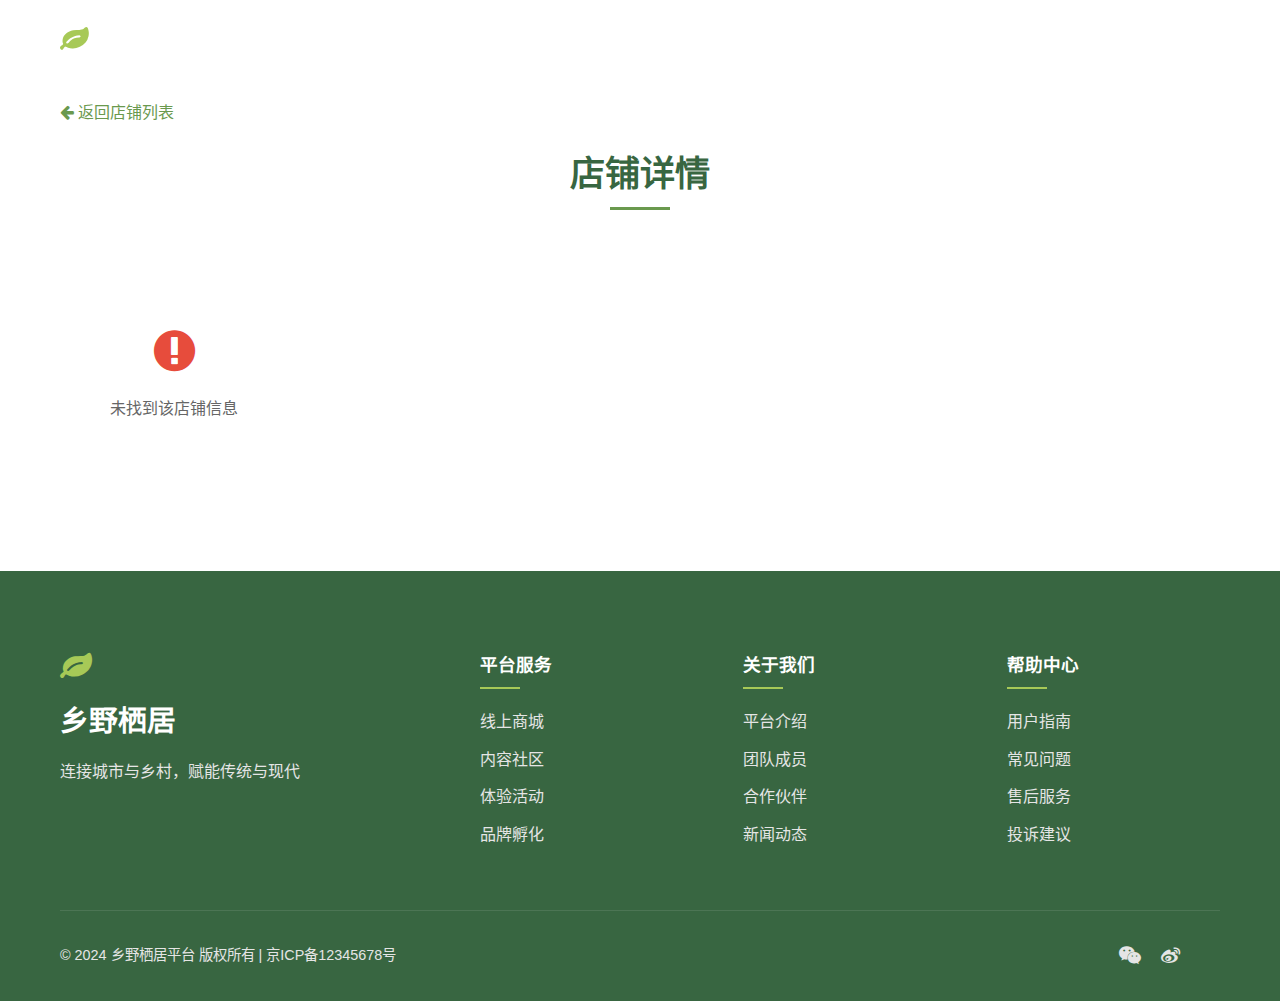
<file: store-detail.html>
<!DOCTYPE html>
<html lang="zh-CN">
<head>
    <meta charset="UTF-8">
    <meta name="viewport" content="width=device-width, initial-scale=1.0">
    <title>店铺详情 - 乡野栖居</title>
    <link rel="stylesheet" href="style.css">
    <link rel="stylesheet" href="https://cdn.jsdelivr.net/npm/font-awesome@4.7.0/css/font-awesome.min.css">
    <style>
        .store-detail {
            display: flex;
            flex-wrap: wrap;
            gap: 30px;
            margin-top: 30px;
        }
        
        .store-detail-image {
            flex: 1;
            min-width: 300px;
        }
        
        .store-detail-image img {
            width: 100%;
            border-radius: 8px;
            box-shadow: 0 3px 10px rgba(0, 0, 0, 0.1);
        }
        
        .store-detail-info {
            flex: 1;
            min-width: 300px;
        }
        
        .store-detail-name {
            font-size: 1.8rem;
            color: #386641;
            margin-bottom: 20px;
        }
        
        .store-detail-location, .store-detail-contact {
            display: flex;
            align-items: center;
            gap: 10px;
            margin-bottom: 15px;
            color: #666;
            font-size: 1.1rem;
        }
        
        .store-detail-description {
            margin: 20px 0;
            color: #666;
            line-height: 1.8;
        }
        
        .store-detail-tags {
            display: flex;
            flex-wrap: wrap;
            gap: 10px;
            margin: 20px 0;
        }
        
        .store-detail-tag {
            background-color: #f0f7e8;
            color: #6a994e;
            padding: 5px 15px;
            border-radius: 15px;
        }
        
        .store-detail-activities h3 {
            color: #386641;
            margin: 30px 0 15px;
            font-size: 1.4rem;
        }
        
        .activity-item {
            background-color: #f9f7f3;
            border-radius: 8px;
            padding: 15px;
            margin-bottom: 15px;
        }
        
        .back-link {
            display: inline-block;
            margin-bottom: 20px;
            color: #6a994e;
            text-decoration: none;
        }
        
        .back-link:hover {
            text-decoration: underline;
        }
    </style>
</head>
<body>
    <!-- 导航栏 -->
    <div id="navbar-container"></div>

    <!-- 店铺详情 -->
    <section class="product-service">
        <div class="container">
            <a href="stores.html" class="back-link"><i class="fa fa-arrow-left"></i> 返回店铺列表</a>
            
            <div class="section-header">
                <h2 id="storeDetailTitle">店铺详情</h2>
            </div>
            
            <div class="store-detail" id="storeDetailContent">
                <!-- 店铺详情将通过JS动态加载 -->
                <div class="loading" style="grid-column: 1 / -1; text-align: center; padding: 50px;">
                    <i class="fa fa-spinner fa-spin fa-3x" style="color: #6a994e;"></i>
                    <p style="margin-top: 20px; color: #666;">加载中...</p>
                </div>
            </div>
        </div>
    </section>

    <!-- 页脚 -->
    <div id="footer-container"></div>

    <!-- 返回顶部按钮 -->
    <button class="back-to-top">
        <i class="fa fa-arrow-up"></i>
    </button>

    <!-- JavaScript -->
    <script>
        // 加载导航栏和页脚
        document.addEventListener('DOMContentLoaded', function() {
            fetch('navbar.html')
                .then(response => response.text())
                .then(data => {
                    document.getElementById('navbar-container').innerHTML = data;
                    initNavbar();
                });
                
            fetch('footer.html')
                .then(response => response.text())
                .then(data => {
                    document.getElementById('footer-container').innerHTML = data;
                });
                
            // 获取店铺ID并加载详情
            const urlParams = new URLSearchParams(window.location.search);
            const storeId = parseInt(urlParams.get('id'));
            loadStoreDetail(storeId);
        });

        // 加载店铺详情
        function loadStoreDetail(storeId) {
            const stores = JSON.parse(localStorage.getItem('stores')) || [];
            const store = stores.find(s => s.id === storeId);
            
            if (store) {
                renderStoreDetail(store);
            } else {
                document.getElementById('storeDetailContent').innerHTML = `
                    <div style="grid-column: 1 / -1; text-align: center; padding: 50px;">
                        <i class="fa fa-exclamation-circle fa-3x" style="color: #e74c3c;"></i>
                        <p style="margin-top: 20px; color: #666;">未找到该店铺信息</p>
                    </div>
                `;
            }
        }

        // 渲染店铺详情
        function renderStoreDetail(store) {
            document.getElementById('storeDetailTitle').textContent = store.name;
            
            // 构建标签HTML
            let tagsHtml = '';
            store.tags.forEach(tag => {
                tagsHtml += `<span class="store-detail-tag">${tag}</span>`;
            });
            
            document.getElementById('storeDetailContent').innerHTML = `
                <div class="store-detail-image">
                    <img src="${store.image}" alt="${store.name}">
                </div>
                <div class="store-detail-info">
                    <h3 class="store-detail-name">${store.name}</h3>
                    <div class="store-detail-location">
                        <i class="fa fa-map-marker"></i>
                        <span>${store.location}</span>
                    </div>
                    <div class="store-detail-contact">
                        <i class="fa fa-phone"></i>
                        <span>${store.contact}</span>
                    </div>
                    <div class="store-detail-tags">
                        ${tagsHtml}
                    </div>
                    <div class="store-detail-description">
                        <p>${store.description}</p>
                        <p style="margin-top: 15px;">欢迎来到${store.name}，在这里您可以体验到最纯正的乡村生活。我们提供舒适的环境和丰富的活动，让您远离城市的喧嚣，找回内心的宁静。</p>
                    </div>
                    <div class="store-detail-activities">
                        <h3>特色活动</h3>
                        <div class="activity-item">
                            <h4>乡村体验之旅</h4>
                            <p>深入了解当地文化和传统，参与农事活动，体验乡村生活。</p>
                        </div>
                        <div class="activity-item">
                            <h4>手工艺工作坊</h4>
                            <p>学习传统手工艺制作，亲手制作特色纪念品。</p>
                        </div>
                    </div>
                    <a href="contact.html" class="btn primary-btn" style="margin-top: 20px;">预约体验</a>
                </div>
            `;
        }

        // 导航栏功能初始化
        function initNavbar() {
            // 导航栏滚动效果
            window.addEventListener('scroll', function() {
                const navbar = document.querySelector('.navbar');
                const backToTop = document.querySelector('.back-to-top');
                
                if (window.scrollY > 50) {
                    navbar.classList.add('scrolled');
                    backToTop.classList.add('show');
                } else {
                    navbar.classList.remove('scrolled');
                    backToTop.classList.remove('show');
                }
            });

            // 返回顶部功能
            document.querySelector('.back-to-top').addEventListener('click', function() {
                window.scrollTo({
                    top: 0,
                    behavior: 'smooth'
                });
            });

            // 导航菜单点击跳转
            document.querySelectorAll('.nav-menu a').forEach(link => {
                link.addEventListener('click', function(e) {
                    // 为当前页面添加活跃状态
                    document.querySelectorAll('.nav-menu a').forEach(item => {
                        const currentPage = window.location.pathname.split('/').pop();
                        const linkPage = item.getAttribute('href');
                        
                        if (currentPage === linkPage) {
                            item.classList.add('active');
                        } else {
                            item.classList.remove('active');
                        }
                    });
                });
            });

            // 移动端菜单切换
            document.querySelector('.mobile-menu').addEventListener('click', function() {
                const navMenu = document.querySelector('.nav-menu');
                navMenu.classList.toggle('show');
            });
        }
    </script>
</body>
</html>
</file>
<file: style.css>
/* 基础样式重置 */
* {
    margin: 0;
    padding: 0;
    box-sizing: border-box;
    font-family: 'Microsoft YaHei', 'Heiti SC', sans-serif;
}

html {
    scroll-behavior: smooth;
}

body {
    color: #333;
    background-color: #f9f7f3;
    line-height: 1.6;
}

.container {
    width: 100%;
    max-width: 1200px;
    margin: 0 auto;
    padding: 0 20px;
}

/* 按钮样式 */
.btn {
    display: inline-block;
    padding: 10px 20px;
    border-radius: 50px;
    font-weight: 500;
    text-decoration: none;
    transition: all 0.3s ease;
    border: none;
    cursor: pointer;
}

.primary-btn {
    background-color: #6a994e;
    color: #fff;
}

.primary-btn:hover {
    background-color: #5a8a3e;
    transform: translateY(-2px);
}

.secondary-btn {
    background-color: #fff;
    color: #6a994e;
    border: 1px solid #6a994e;
}

.secondary-btn:hover {
    background-color: #f0f7e8;
}

/* 标题样式 */
.section-header {
    text-align: center;
    margin-bottom: 60px;
}

.section-header h2 {
    font-size: 2.2rem;
    color: #386641;
    margin-bottom: 15px;
    position: relative;
    display: inline-block;
}

.section-header h2::after {
    content: '';
    position: absolute;
    bottom: -8px;
    left: 50%;
    transform: translateX(-50%);
    width: 60px;
    height: 3px;
    background-color: #6a994e;
}

.section-header p {
    font-size: 1.1rem;
    color: #666;
    max-width: 700px;
    margin: 0 auto;
}

/* 导航栏样式 */
.navbar {
    position: fixed;
    top: 0;
    left: 0;
    width: 100%;
    z-index: 999;
    background-color: transparent;
    transition: all 0.3s ease;
    padding: 20px 0;
}

.navbar.scrolled {
    background-color: #fff;
    box-shadow: 0 2px 10px rgba(0, 0, 0, 0.1);
    padding: 15px 0;
}

.navbar .container {
    display: flex;
    justify-content: space-between;
    align-items: center;
}

.logo {
    display: flex;
    align-items: center;
    gap: 10px;
    font-size: 1.5rem;
    font-weight: 700;
    color: #fff;
}

.navbar.scrolled .logo {
    color: #386641;
}

.logo i {
    font-size: 1.8rem;
    color: #a7c957;
}

.nav-menu {
    display: flex;
    list-style: none;
    gap: 30px;
    align-items: center;
}

.nav-menu a {
    text-decoration: none;
    color: #fff;
    font-weight: 500;
    transition: all 0.3s ease;
    position: relative;
}

.navbar.scrolled .nav-menu a {
    color: #333;
}

.nav-menu a.active {
    color: #a7c957;
}

.nav-menu a:hover {
    color: #a7c957;
}

.nav-menu a::after {
    content: '';
    position: absolute;
    bottom: -5px;
    left: 0;
    width: 0;
    height: 2px;
    background-color: #a7c957;
    transition: width 0.3s ease;
}

.nav-menu a:hover::after,
.nav-menu a.active::after {
    width: 100%;
}

.nav-menu .btn {
    padding: 8px 18px;
}

.mobile-menu {
    display: none;
    font-size: 1.5rem;
    color: #fff;
    cursor: pointer;
}

.navbar.scrolled .mobile-menu {
    color: #333;
}
/* 在导航栏样式部分添加以下代码 */
/* 合作店铺和产品服务页面的导航栏特殊样式 */
body.stores-page .navbar,
body.product-page .navbar {
    background-color: #f5f1e6; /* 淡原木色 */
}

body.stores-page .navbar.scrolled,
body.product-page .navbar.scrolled {
    background-color: #f5f1e6; /* 滚动时保持淡原木色 */
    box-shadow: 0 2px 10px rgba(0, 0, 0, 0.08);
}

/* 调整这两个页面的导航文字颜色以适应背景 */
body.stores-page .nav-menu a,
body.product-page .nav-menu a,
body.stores-page .mobile-menu,
body.product-page .mobile-menu {
    color: #386641 !important; /* 深绿色文字更适合淡原木色背景 */
}

body.stores-page .logo,
body.product-page .logo {
    color: #386641; /* 调整logo文字颜色 */
}
/* 英雄区样式 */
.hero {
    height: 100vh;
    background: linear-gradient(rgba(56, 102, 65, 0.8), rgba(56, 102, 65, 0.8)), 
                url('https://picsum.photos/id/137/1920/1080') center/cover no-repeat;
    display: flex;
    align-items: center;
    justify-content: center;
    text-align: center;
    color: #fff;
    padding-top: 80px;
}

.hero h1 {
    font-size: 3rem;
    margin-bottom: 20px;
    line-height: 1.3;
}

.hero p {
    font-size: 1.2rem;
    margin-bottom: 30px;
    max-width: 800px;
    margin-left: auto;
    margin-right: auto;
}

.slogan-group {
    display: flex;
    justify-content: center;
    gap: 20px;
    margin-bottom: 40px;
    flex-wrap: wrap;
}

.slogan {
    font-size: 1.1rem;
    background-color: rgba(255, 255, 255, 0.2);
    padding: 8px 16px;
    border-radius: 50px;
}

.hero .btn {
    font-size: 1.1rem;
    padding: 12px 24px;
}

/* 产品服务模块样式 */
.product-service {
    padding: 100px 0;
    background-color: #fff;
}

.product-card {
    background-color: #f9f7f3;
    border-radius: 10px;
    padding: 30px;
    margin-bottom: 40px;
    box-shadow: 0 5px 15px rgba(0, 0, 0, 0.05);
}

.card-header {
    display: flex;
    align-items: center;
    gap: 15px;
    margin-bottom: 25px;
    padding-bottom: 15px;
    border-bottom: 1px solid #e5e5e5;
}

.card-header i {
    font-size: 1.8rem;
    color: #6a994e;
}

.card-header h3 {
    font-size: 1.5rem;
    color: #386641;
}

/* 产品网格样式 */
.product-grid {
    display: grid;
    grid-template-columns: repeat(auto-fit, minmax(300px, 1fr));
    gap: 30px;
}

.product-item {
    background-color: #fff;
    border-radius: 8px;
    padding: 25px;
    box-shadow: 0 3px 10px rgba(0, 0, 0, 0.05);
}

.product-item h4 {
    color: #386641;
    margin-bottom: 15px;
    font-size: 1.2rem;
}

.product-item ul {
    list-style: none;
}

.product-item li {
    margin-bottom: 12px;
    position: relative;
    padding-left: 20px;
}

.product-item li::before {
    content: '•';
    position: absolute;
    left: 0;
    color: #6a994e;
    font-weight: bold;
}

.product-item span {
    font-weight: 500;
    color: #386641;
}

.example {
    margin-top: 15px;
    color: #666;
    font-style: italic;
}

/* 内容社群样式 */
.content-grid {
    display: grid;
    grid-template-columns: repeat(auto-fit, minmax(250px, 1fr));
    gap: 30px;
}

.content-item {
    text-align: center;
    padding: 30px;
    background-color: #fff;
    border-radius: 8px;
    box-shadow: 0 3px 10px rgba(0, 0, 0, 0.05);
}

.content-item i {
    font-size: 2.5rem;
    color: #6a994e;
    margin-bottom: 20px;
}

.content-item h4 {
    color: #386641;
    margin-bottom: 15px;
    font-size: 1.2rem;
}

/* 体验式服务样式 */
.experience-grid {
    display: grid;
    grid-template-columns: repeat(auto-fit, minmax(350px, 1fr));
    gap: 30px;
}

.experience-item {
    background-color: #fff;
    border-radius: 8px;
    overflow: hidden;
    box-shadow: 0 3px 10px rgba(0, 0, 0, 0.05);
}

.experience-item img {
    width: 100%;
    height: 200px;
    object-fit: cover;
}

.experience-item h4 {
    color: #386641;
    margin: 20px;
    font-size: 1.2rem;
}

.experience-item p {
    margin: 0 20px 15px;
    color: #666;
}

.tag {
    margin: 0 20px 20px;
    color: #6a994e;
    font-size: 0.9rem;
}

/* 品牌定位模块样式 */
.brand-positioning {
    padding: 100px 0;
    background-color: #f9f7f3;
}

.positioning-content {
    display: flex;
    flex-wrap: wrap;
    gap: 50px;
    align-items: center;
}

.positioning-text {
    flex: 1;
    min-width: 300px;
}

.positioning-text h3 {
    font-size: 1.8rem;
    color: #386641;
    margin-bottom: 20px;
}

.positioning-text p {
    font-size: 1.1rem;
    color: #666;
    margin-bottom: 30px;
}

.slogan-list h4 {
    font-size: 1.2rem;
    color: #386641;
    margin-bottom: 15px;
}

.slogan-list ul {
    list-style: none;
}

.slogan-list li {
    margin-bottom: 12px;
    display: flex;
    align-items: flex-start;
    gap: 10px;
}

.slogan-list i {
    color: #6a994e;
    margin-top: 5px;
}

.positioning-image {
    flex: 1;
    min-width: 300px;
}

.positioning-image img {
    width: 100%;
    border-radius: 8px;
    box-shadow: 0 5px 15px rgba(0, 0, 0, 0.1);
}

/* 平台设计模块样式 */
.platform-design {
    padding: 100px 0;
    background-color: #fff;
}

.design-card {
    margin-bottom: 60px;
}

.design-card h3 {
    font-size: 1.6rem;
    color: #386641;
    margin-bottom: 30px;
    position: relative;
    padding-left: 20px;
}

.design-card h3::before {
    content: '';
    position: absolute;
    left: 0;
    top: 50%;
    transform: translateY(-50%);
    width: 8px;
    height: 24px;
    background-color: #6a994e;
    border-radius: 4px;
}

/* 内容策略样式 */
.content-principle {
    display: grid;
    grid-template-columns: repeat(auto-fit, minmax(300px, 1fr));
    gap: 30px;
}

.principle-item {
    display: flex;
    gap: 20px;
    align-items: center;
    background-color: #f9f7f3;
    padding: 25px;
    border-radius: 8px;
    box-shadow: 0 3px 10px rgba(0, 0, 0, 0.05);
}

.principle-icon {
    width: 60px;
    height: 60px;
    border-radius: 50%;
    background-color: #6a994e;
    color: #fff;
    display: flex;
    align-items: center;
    justify-content: center;
    font-size: 1.8rem;
    font-weight: bold;
}

.principle-content h4 {
    color: #386641;
    margin-bottom: 10px;
    font-size: 1.2rem;
}

.principle-content p {
    color: #666;
}

/* 架构设计样式 */
.architecture {
    background-color: #f9f7f3;
    border-radius: 8px;
    padding: 30px;
    box-shadow: 0 3px 10px rgba(0, 0, 0, 0.05);
}

.arch-layer {
    margin-bottom: 30px;
    padding-bottom: 30px;
    border-bottom: 1px solid #e5e5e5;
}

.arch-layer:last-child {
    margin-bottom: 0;
    padding-bottom: 0;
    border-bottom: none;
}

.arch-layer h4 {
    color: #386641;
    margin-bottom: 20px;
    font-size: 1.3rem;
}

.arch-content {
    display: grid;
    grid-template-columns: repeat(auto-fit, minmax(250px, 1fr));
    gap: 25px;
}

.arch-item h5 {
    color: #6a994e;
    margin-bottom: 10px;
    font-size: 1.1rem;
}

.arch-item p {
    color: #666;
    margin-bottom: 10px;
}

/* 核心优势模块样式 */
.core-advantage {
    padding: 100px 0;
    background-color: #f9f7f3;
}

.advantage-grid {
    display: grid;
    grid-template-columns: repeat(auto-fit, minmax(300px, 1fr));
    gap: 30px;
}

.advantage-item {
    background-color: #fff;
    padding: 35px;
    border-radius: 8px;
    text-align: center;
    box-shadow: 0 3px 10px rgba(0, 0, 0, 0.05);
    transition: transform 0.3s ease;
}

.advantage-item:hover {
    transform: translateY(-10px);
}

.advantage-icon {
    width: 80px;
    height: 80px;
    border-radius: 50%;
    background-color: #f0f7e8;
    color: #6a994e;
    display: flex;
    align-items: center;
    justify-content: center;
    font-size: 2rem;
    margin: 0 auto 25px;
}

.advantage-item h3 {
    color: #386641;
    margin-bottom: 15px;
    font-size: 1.3rem;
}

.advantage-item p {
    color: #666;
}

/* 联系我们模块样式 */
.contact-us {
    padding: 100px 0;
    background-color: #fff;
}

.contact-content {
    display: flex;
    flex-wrap: wrap;
    gap: 50px;
}

.contact-form {
    flex: 1;
    min-width: 300px;
    background-color: #f9f7f3;
    padding: 35px;
    border-radius: 8px;
    box-shadow: 0 3px 10px rgba(0, 0, 0, 0.05);
}

.contact-form h3 {
    color: #386641;
    margin-bottom: 30px;
    font-size: 1.5rem;
    text-align: center;
}

.form-group {
    margin-bottom: 25px;
}

.form-group label {
    display: block;
    margin-bottom: 8px;
    color: #386641;
    font-weight: 500;
}

.form-group input,
.form-group textarea {
    width: 100%;
    padding: 12px 15px;
    border: 1px solid #ddd;
    border-radius: 5px;
    font-size: 1rem;
    transition: border-color 0.3s ease;
}

.form-group input:focus,
.form-group textarea:focus {
    outline: none;
    border-color: #6a994e;
}

.form-group textarea {
    resize: vertical;
}

.contact-form .btn {
    width: 100%;
    padding: 12px;
    font-size: 1.1rem;
}

.contact-info {
    flex: 1;
    min-width: 300px;
}

.contact-info h3 {
    color: #386641;
    margin-bottom: 30px;
    font-size: 1.5rem;
}

.info-item {
    display: flex;
    gap: 15px;
    align-items: flex-start;
    margin-bottom: 25px;
}

.info-item i {
    color: #6a994e;
    font-size: 1.3rem;
    margin-top: 5px;
}

.info-item p {
    color: #666;
}

.partner-call {
    background-color: #f9f7f3;
    padding: 30px;
    border-radius: 8px;
    margin-top: 40px;
    box-shadow: 0 3px 10px rgba(0, 0, 0, 0.05);
}

.partner-call h4 {
    color: #386641;
    margin-bottom: 15px;
    font-size: 1.2rem;
}

.partner-call p {
    color: #666;
    margin-bottom: 20px;
}

/* 页脚样式 */
.footer {
    background-color: #386641;
    color: #fff;
    padding: 80px 0 30px;
}

.footer-top {
    display: flex;
    flex-wrap: wrap;
    gap: 50px;
    margin-bottom: 50px;
}

.footer-logo {
    flex: 1;
    min-width: 250px;
}

.footer-logo .fa {
    font-size: 2rem;
    color: #a7c957;
    margin-bottom: 15px;
}

.footer-logo span {
    font-size: 1.8rem;
    font-weight: 700;
    margin-bottom: 15px;
    display: block;
}

.footer-logo p {
    color: #e5e5e5;
    max-width: 300px;
}

.footer-links {
    flex: 2;
    display: flex;
    flex-wrap: wrap;
    gap: 50px;
}

.link-group {
    flex: 1;
    min-width: 150px;
}

.link-group h4 {
    font-size: 1.1rem;
    margin-bottom: 20px;
    position: relative;
    padding-bottom: 10px;
}

.link-group h4::after {
    content: '';
    position: absolute;
    bottom: 0;
    left: 0;
    width: 40px;
    height: 2px;
    background-color: #a7c957;
}

.link-group ul {
    list-style: none;
}

.link-group li {
    margin-bottom: 12px;
}

.link-group a {
    color: #e5e5e5;
    text-decoration: none;
    transition: color 0.3s ease;
}

.link-group a:hover {
    color: #a7c957;
}

.footer-bottom {
    display: flex;
    flex-wrap: wrap;
    justify-content: space-between;
    align-items: center;
    padding-top: 30px;
    border-top: 1px solid rgba(255, 255, 255, 0.1);
}

.copyright {
    color: #e5e5e5;
    font-size: 0.9rem;
}

.social-icons {
    display: flex;
    gap: 20px;
}

.social-icons a {
    color: #e5e5e5;
    font-size: 1.2rem;
    transition: color 0.3s ease;
}

.social-icons a:hover {
    color: #a7c957;
}

/* 返回顶部按钮 */
.back-to-top {
    position: fixed;
    bottom: 30px;
    right: 30px;
    width: 50px;
    height: 50px;
    border-radius: 50%;
    background-color: #6a994e;
    color: #fff;
    display: flex;
    align-items: center;
    justify-content: center;
    font-size: 1.2rem;
    border: none;
    cursor: pointer;
    box-shadow: 0 3px 10px rgba(0, 0, 0, 0.2);
    opacity: 0;
    visibility: hidden;
    transition: all 0.3s ease;
    z-index: 998;
}

.back-to-top.show {
    opacity: 1;
    visibility: visible;
}

.back-to-top:hover {
    background-color: #5a8a3e;
}

/* 响应式设计 */
@media (max-width: 992px) {
    .hero h1 {
        font-size: 2.5rem;
    }
    
    .section-header h2 {
        font-size: 2rem;
    }
    
    .design-card h3 {
        font-size: 1.4rem;
    }
}

@media (max-width: 768px) {
    .nav-menu {
        display: none;
        position: absolute;
        top: 80px;
        left: 0;
        width: 100%;
        background-color: #fff;
        flex-direction: column;
        align-items: center;
        padding: 20px 0;
        box-shadow: 0 5px 10px rgba(0, 0, 0, 0.1);
    }
    
    .nav-menu.show {
        display: flex;
    }
    
    .navbar.scrolled .nav-menu {
        top: 70px;
    }
    
    .nav-menu a {
        color: #333 !important;
        padding: 10px 0;
    }
    
    .mobile-menu {
        display: block;
    }
    
    .hero h1 {
        font-size: 2rem;
    }
    
    .hero p {
        font-size: 1rem;
    }
    
    .slogan-group {
        gap: 10px;
    }
    
    .slogan {
        font-size: 1rem;
        padding: 6px 12px;
    }
    
    .product-service,
    .brand-positioning,
    .platform-design,
    .core-advantage,
    .contact-us {
        padding: 70px 0;
    }
    
    .section-header {
        margin-bottom: 40px;
    }
    
    .content-principle {
        grid-template-columns: 1fr;
    }
    
    .footer-top {
        gap: 30px;
    }
    
    .footer-links {
        gap: 30px;
    }
}

@media (max-width: 576px) {
    .hero h1 {
        font-size: 1.8rem;
    }
    
    .section-header h2 {
        font-size: 1.6rem;
    }
    
    .card-header h3 {
        font-size: 1.3rem;
    }
    
    .design-card h3 {
        font-size: 1.2rem;
    }
    
    .advantage-item {
        padding: 25px;
    }
    
    .advantage-icon {
        width: 60px;
        height: 60px;
        font-size: 1.5rem;
    }
    
    .footer-bottom {
        flex-direction: column;
        gap: 20px;
        text-align: center;
    }
}
</file>
